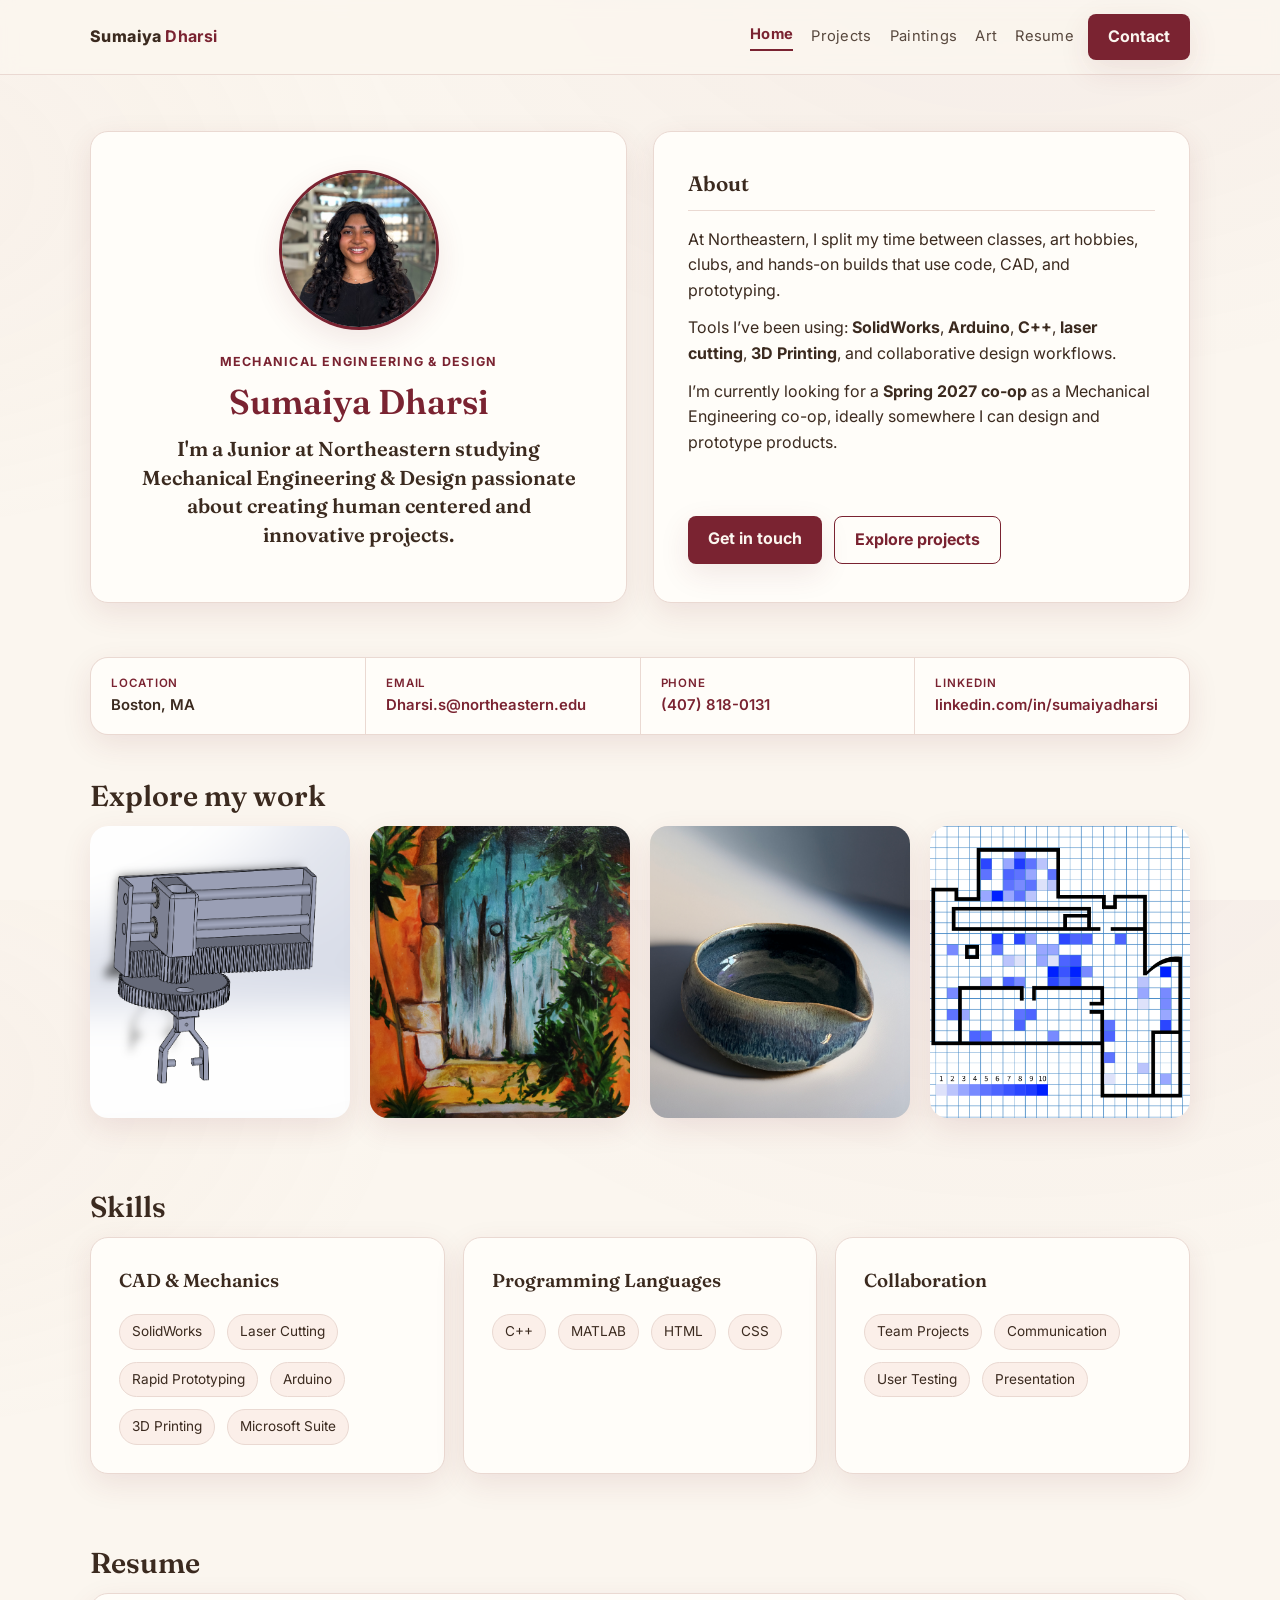
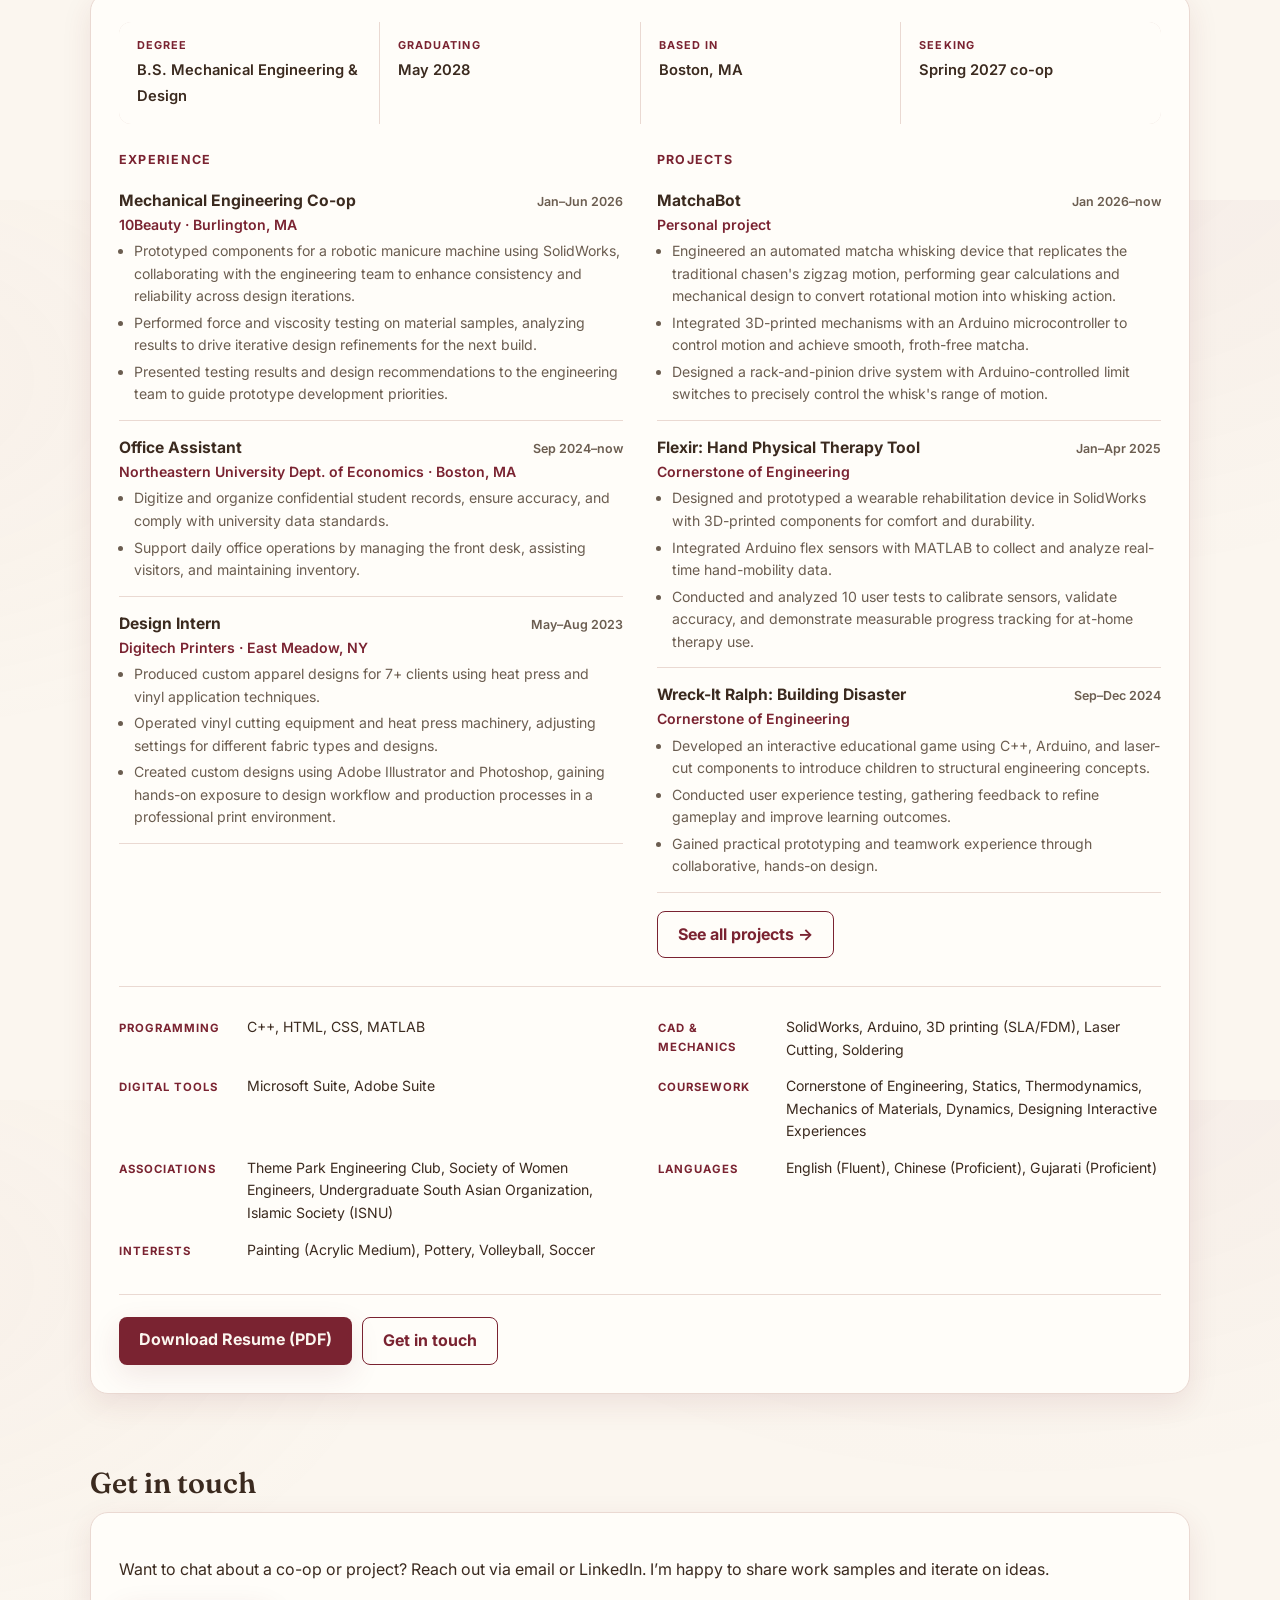
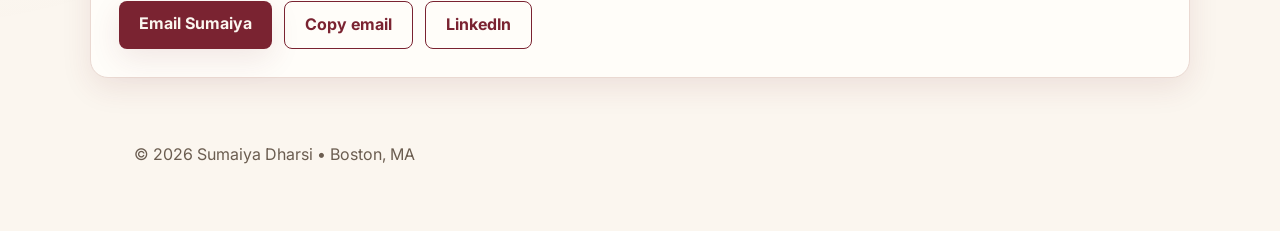
<file: index.html>
<!DOCTYPE html>
<html lang="en">
<head>
  <meta charset="utf-8" />
  <meta name="viewport" content="width=device-width, initial-scale=1" />
  <title>Sumaiya Dharsi — Portfolio</title>
  <meta name="description" content="Portfolio of Sumaiya Dharsi, Mechanical Engineering & Design @ Northeastern University" />
  <link rel="preconnect" href="https://fonts.googleapis.com">
  <link rel="preconnect" href="https://fonts.gstatic.com" crossorigin>
  <link href="https://fonts.googleapis.com/css2?family=Inter:wght@300;400;500;600;700;800&family=Fraunces:opsz,wght@9..144,500;9..144,600&display=swap" rel="stylesheet">
  <link rel="stylesheet" href="styles.css">
  <script src="nav.js" defer></script>
</head>

<body>
  <header>
    <div class="container nav">
      <div class="logo"><span class="logo-full">Sumaiya <b>Dharsi</b></span><span class="logo-short">SD</span></div>
      <nav class="nav-links">
        <a href="index.html" class="active">Home</a>
        <a href="projects.html">Projects</a>
        <a href="paintings.html">Paintings</a>
        <a href="art.html">Art</a>
        <a href="index.html#resume">Resume</a>
      </nav>
      <a href="index.html#contact" class="btn nav-cta">Contact</a>
    </div>
  </header>

  <main class="container">
    <!-- INTRO + ABOUT (balanced two-column) -->
    <section class="intro-wrap">
      <div class="card intro-col intro-main">
        <div class="intro-photo">
          <img src="Pics/Headshot.jpeg" alt="Sumaiya Dharsi headshot">
        </div>
        <div class="eyebrow">Mechanical Engineering &amp; Design</div>
        <h1 class="intro-name">Sumaiya Dharsi</h1>
        <p class="intro-tagline">I'm a Junior at Northeastern studying Mechanical Engineering & Design passionate about creating human centered and innovative projects.</p>
      </div>

      <div id="about" class="card intro-col intro-about">
        <h2 class="section-title">About</h2>
        <p>At Northeastern, I split my time between classes, art hobbies, clubs, and hands-on builds that use code, CAD, and prototyping. </p>
        <p>Tools I’ve been using: <b>SolidWorks</b>, <b>Arduino</b>, <b>C++</b>, <b>laser cutting</b>, <b> 3D Printing</b>, and collaborative design workflows.</p>
        <p> I’m currently looking for a <b>Spring 2027 co-op</b> as a Mechanical Engineering co-op, ideally somewhere I can design and prototype products.</p>
        
        <div class="intro-cta">
          <a class="btn" href="mailto:Dharsi.s@northeastern.edu">Get in touch</a>
          <a class="btn btn-outline" href="projects.html">Explore projects</a>
        </div>
      </div>
    </section>

    <!-- CONTACT STRIP -->
    <div class="card intro-strip">
      <div><b>Location</b><span>Boston, MA</span></div>
      <div><b>Email</b><span><a href="mailto:Dharsi.s@northeastern.edu">Dharsi.s@northeastern.edu</a></span></div>
      <div><b>Phone</b><span><a href="tel:+14078180131">(407) 818-0131</a></span></div>
      <div><b>LinkedIn</b><span><a href="https://www.linkedin.com/in/sumaiyadharsi" target="_blank" rel="noopener">linkedin.com/in/sumaiyadharsi</a></span></div>
    </div>

    <!-- HUB CARDS -->
    <section id="portfolio-hub" class="portfolio-hub">
      <h2 class="section-title">Explore my work</h2>
      <div class="portfolio-cards">
        <!-- Engineering Projects -->
        <a href="projects.html" class="portfolio-card">
          <img src="Pics/MB1.png" alt="Engineering and design projects">
          <div class="portfolio-overlay">
            <span>Engineering Projects</span>
          </div>
        </a>

        <!-- Paintings -->
        <a href="paintings.html" class="portfolio-card">
          <img src="Pics/paintings-cover.jpg" alt="Paintings gallery">
          <div class="portfolio-overlay">
            <span>Paintings</span>
          </div>
        </a>

        <!-- Art & Crochet -->
        <a href="art.html" class="portfolio-card">
          <img src="Pics/Blue-Matcha-1.jpg" alt="Pottery and crochet gallery">
          <div class="portfolio-overlay">
            <span>Art Gallery</span>
          </div>
        </a>

        <!-- ARTF 1250 class project -->
        <a href="ARTF1250.html" class="portfolio-card">
          <img src="Pics/FinalMap1.png" alt="ARTF 1250 final map project">
          <div class="portfolio-overlay">
            <span>Designing Interactive Experiences</span>
          </div>
        </a>
      </div>
    </section>

    <!-- SKILLS -->
    <section id="skills">
      <h2 class="section-title">Skills</h2>
      <div class="grid-3">
        <div class="card pad">
          <h3 class="tight">CAD &amp; Mechanics</h3>
          <div class="links">
            <span class="pill">SolidWorks</span>
            <span class="pill">Laser Cutting</span>
            <span class="pill">Rapid Prototyping</span>
            <span class="pill">Arduino</span>
            <span class="pill">3D Printing</span>
            <span class="pill">Microsoft Suite</span>
          </div>
        </div>
        <div class="card pad">
          <h3 class="tight">Programming Languages</h3>
          <div class="links">
            <span class="pill">C++</span>
            <span class="pill">MATLAB</span>
            <span class="pill">HTML</span>
            <span class="pill">CSS</span>
          </div>
        </div>
        <div class="card pad">
          <h3 class="tight">Collaboration</h3>
          <div class="links">
            <span class="pill">Team Projects</span>
            <span class="pill">Communication</span>
            <span class="pill">User Testing</span>
            <span class="pill">Presentation</span>
          </div>
        </div>
      </div>
    </section>

    <!-- RESUME (facts strip → dated spine → detail block) -->
    <section id="resume">
      <h2 class="section-title">Resume</h2>
      <div class="card pad">

        <div class="res-strip">
          <div><b>Degree</b><span>B.S. Mechanical Engineering &amp; Design</span></div>
          <div><b>Graduating</b><span>May 2028</span></div>
          <div><b>Based in</b><span>Boston, MA</span></div>
          <div><b>Seeking</b><span>Spring 2027 co-op</span></div>
        </div>

        <div class="res-grid">

          <div class="res-col">
            <span class="eyebrow">Experience</span>

            <div class="res-entry">
              <div class="res-entry-head">
                <span class="res-role">Mechanical Engineering Co-op</span>
                <span class="res-date">Jan–Jun 2026</span>
              </div>
              <div class="res-org">10Beauty · Burlington, MA</div>
              <ul class="res-desc">
                <li>Prototyped components for a robotic manicure machine using SolidWorks, collaborating with the engineering team to enhance consistency and reliability across design iterations.</li>
                <li>Performed force and viscosity testing on material samples, analyzing results to drive iterative design refinements for the next build.</li>
                <li>Presented testing results and design recommendations to the engineering team to guide prototype development priorities.</li>
              </ul>
            </div>

            <div class="res-entry">
              <div class="res-entry-head">
                <span class="res-role">Office Assistant</span>
                <span class="res-date">Sep 2024–now</span>
              </div>
              <div class="res-org">Northeastern University Dept. of Economics · Boston, MA</div>
              <ul class="res-desc">
                <li>Digitize and organize confidential student records, ensure accuracy, and comply with university data standards.</li>
                <li>Support daily office operations by managing the front desk, assisting visitors, and maintaining inventory.</li>
              </ul>
            </div>

            <div class="res-entry">
              <div class="res-entry-head">
                <span class="res-role">Design Intern</span>
                <span class="res-date">May–Aug 2023</span>
              </div>
              <div class="res-org">Digitech Printers · East Meadow, NY</div>
              <ul class="res-desc">
                <li>Produced custom apparel designs for 7+ clients using heat press and vinyl application techniques.</li>
                <li>Operated vinyl cutting equipment and heat press machinery, adjusting settings for different fabric types and designs.</li>
                <li>Created custom designs using Adobe Illustrator and Photoshop, gaining hands-on exposure to design workflow and production processes in a professional print environment.</li>
              </ul>
            </div>
          </div>

          <div class="res-col">
            <span class="eyebrow">Projects</span>

            <div class="res-entry">
              <div class="res-entry-head">
                <span class="res-role">MatchaBot</span>
                <span class="res-date">Jan 2026–now</span>
              </div>
              <div class="res-org">Personal project</div>
              <ul class="res-desc">
                <li>Engineered an automated matcha whisking device that replicates the traditional chasen's zigzag motion, performing gear calculations and mechanical design to convert rotational motion into whisking action.</li>
                <li>Integrated 3D-printed mechanisms with an Arduino microcontroller to control motion and achieve smooth, froth-free matcha.</li>
                <li>Designed a rack-and-pinion drive system with Arduino-controlled limit switches to precisely control the whisk's range of motion.</li>
              </ul>
            </div>

            <div class="res-entry">
              <div class="res-entry-head">
                <span class="res-role">Flexir: Hand Physical Therapy Tool</span>
                <span class="res-date">Jan–Apr 2025</span>
              </div>
              <div class="res-org">Cornerstone of Engineering</div>
              <ul class="res-desc">
                <li>Designed and prototyped a wearable rehabilitation device in SolidWorks with 3D-printed components for comfort and durability.</li>
                <li>Integrated Arduino flex sensors with MATLAB to collect and analyze real-time hand-mobility data.</li>
                <li>Conducted and analyzed 10 user tests to calibrate sensors, validate accuracy, and demonstrate measurable progress tracking for at-home therapy use.</li>
              </ul>
            </div>

            <div class="res-entry">
              <div class="res-entry-head">
                <span class="res-role">Wreck-It Ralph: Building Disaster</span>
                <span class="res-date">Sep–Dec 2024</span>
              </div>
              <div class="res-org">Cornerstone of Engineering</div>
              <ul class="res-desc">
                <li>Developed an interactive educational game using C++, Arduino, and laser-cut components to introduce children to structural engineering concepts.</li>
                <li>Conducted user experience testing, gathering feedback to refine gameplay and improve learning outcomes.</li>
                <li>Gained practical prototyping and teamwork experience through collaborative, hands-on design.</li>
              </ul>
            </div>

            <div class="res-col-cta">
              <a class="btn btn-outline" href="projects.html">See all projects →</a>
            </div>
          </div>

        </div>

        <div class="res-meta">
          <div class="res-meta-grid">
            <div class="res-meta-row"><b>Programming</b><span>C++, HTML, CSS, MATLAB</span></div>
            <div class="res-meta-row"><b>CAD &amp; Mechanics</b><span>SolidWorks, Arduino, 3D printing (SLA/FDM), Laser Cutting, Soldering</span></div>
            <div class="res-meta-row"><b>Digital Tools</b><span>Microsoft Suite, Adobe Suite</span></div>
            <div class="res-meta-row"><b>Coursework</b><span>Cornerstone of Engineering, Statics, Thermodynamics, Mechanics of Materials, Dynamics, Designing Interactive Experiences</span></div>
            <div class="res-meta-row"><b>Associations</b><span>Theme Park Engineering Club, Society of Women Engineers, Undergraduate South Asian Organization, Islamic Society (ISNU)</span></div>
            <div class="res-meta-row"><b>Languages</b><span>English (Fluent), Chinese (Proficient), Gujarati (Proficient)</span></div>
            <div class="res-meta-row"><b>Interests</b><span>Painting (Acrylic Medium), Pottery, Volleyball, Soccer</span></div>
          </div>
        </div>

        <div class="res-foot">
          <div class="res-actions">
            <a class="btn" href="resume/Resume.pdf" download>Download Resume (PDF)</a>
            <a class="btn btn-outline" href="mailto:Dharsi.s@northeastern.edu">Get in touch</a>
          </div>
        </div>

      </div>
    </section>

    <!-- CONTACT -->
    <section id="contact">
      <h2 class="section-title">Get in touch</h2>
      <div class="card pad">
        <p>Want to chat about a co-op or project? Reach out via email or LinkedIn. I’m happy to share work samples and iterate on ideas.</p>
        <div class="links">
          <a class="btn" href="mailto:Dharsi.s@northeastern.edu">Email Sumaiya</a>
          <a class="btn btn-outline" id="copyEmail" type="button">Copy email</a>
          <a class="btn btn-outline" href="https://www.linkedin.com/in/sumaiyadharsi" target="_blank" rel="noopener">LinkedIn</a>
        </div>
      </div>
    </section>

    <footer>
      <div class="container">
        © <span id="year"></span> Sumaiya Dharsi • Boston, MA
      </div>
    </footer>
  </main>

  <script>
    // Smooth scroll for in-page anchors
    document.querySelectorAll('a[href^="#"]').forEach(a=>{
      a.addEventListener('click', e=>{
        const id = a.getAttribute('href');
        const el = document.querySelector(id);
        if(el){ e.preventDefault(); el.scrollIntoView({behavior:'smooth', block:'start'}); }
      });
    });

    // Copy email helper
    const btn = document.getElementById('copyEmail');
    if(btn){
      btn.addEventListener('click', ()=>{
        const email = 'Dharsi.s@northeastern.edu';
        navigator.clipboard.writeText(email).then(()=>{
          const prev = btn.textContent; btn.textContent = 'Copied!';
          setTimeout(()=>btn.textContent = prev, 1200);
        });
      });
    }

    // Year footer
    document.getElementById('year').textContent = new Date().getFullYear();
  </script>
</body>
</html>
</file>
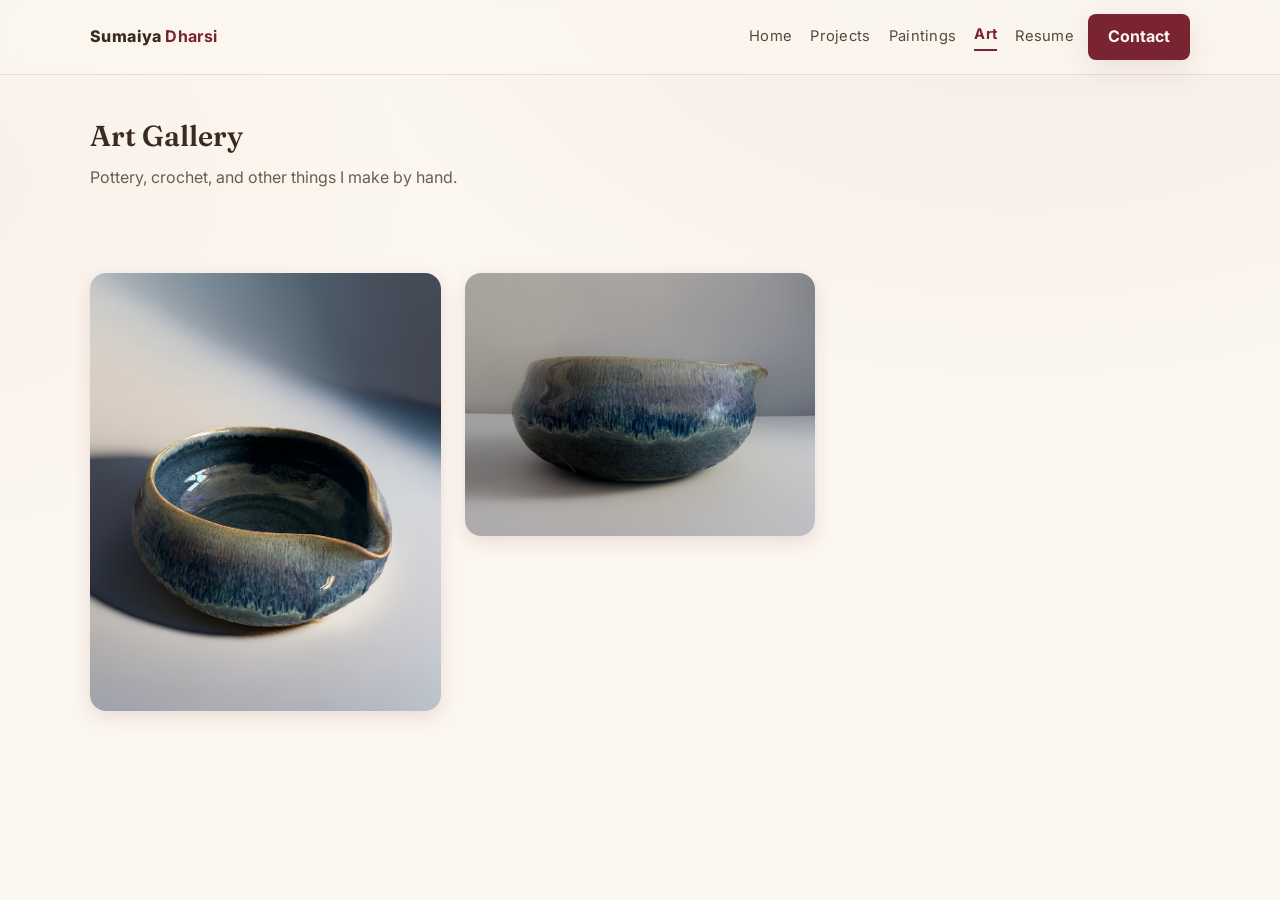
<file: art.html>
<!DOCTYPE html>
<html lang="en">
<head>
  <meta charset="utf-8" />
  <meta name="viewport" content="width=device-width, initial-scale=1" />
  <title>Art Gallery — Sumaiya Dharsi</title>
  <meta name="description" content="Pottery and crochet work by Sumaiya Dharsi" />
  <link rel="preconnect" href="https://fonts.googleapis.com">
  <link rel="preconnect" href="https://fonts.gstatic.com" crossorigin>
  <link href="https://fonts.googleapis.com/css2?family=Inter:wght@300;400;500;600;700;800&family=Fraunces:opsz,wght@9..144,500;9..144,600&display=swap" rel="stylesheet">
  <link rel="stylesheet" href="styles.css">
  <script src="nav.js" defer></script>
</head>

<body class="art-page">
  <header>
    <div class="container nav">
      <div class="logo"><span class="logo-full">Sumaiya <b>Dharsi</b></span><span class="logo-short">SD</span></div>
      <nav class="nav-links">
        <a href="index.html">Home</a>
        <a href="projects.html">Projects</a>
        <a href="paintings.html">Paintings</a>
        <a href="art.html" class="active">Art</a>
        <a href="index.html#resume">Resume</a>
      </nav>
      <a href="index.html#contact" class="btn nav-cta">Contact</a>
    </div>
  </header>

  <main class="container">
    <section class="page-header">
      <h1 class="section-title">Art Gallery</h1>
      <p class="page-intro">Pottery, crochet, and other things I make by hand.</p>
    </section>

    <!-- GALLERY -->
    <section class="paintings-masonry">
      <div class="masonry-column">

        <!-- ============================================================
             ADD ARTWORK HERE.

             1) Drop the photo into the Pics folder.
             2) Copy ONE of the two blocks below and paste it inside this
                <div class="masonry-column">, then update the file name.
             3) Delete the "gallery-empty" note further down once you have
                a few pieces in.

             Plain image (no click-through):

               <img src="Pics/YourPhoto.jpg" alt="Short description">

             Image with hover title (and an optional detail page):

               <a href="#" class="painting-item">
                 <img src="Pics/YourPhoto.jpg" alt="Short description">
                 <div class="painting-overlay">
                   <span>Piece Name - 2026</span>
                 </div>
               </a>

             The columns fill themselves in — you do not need to balance
             them by hand. Any mix of tall and wide photos works.
             ============================================================ -->

      </div>
    </section>
<div class="masonry-column">
  <img src="Pics/Blue-Matcha-1.jpg" alt="Short description">
   <img src="Pics/blue-matcha-2.jpg" alt="Short description">
</div>
  </main>
</body>
</html>
</file>
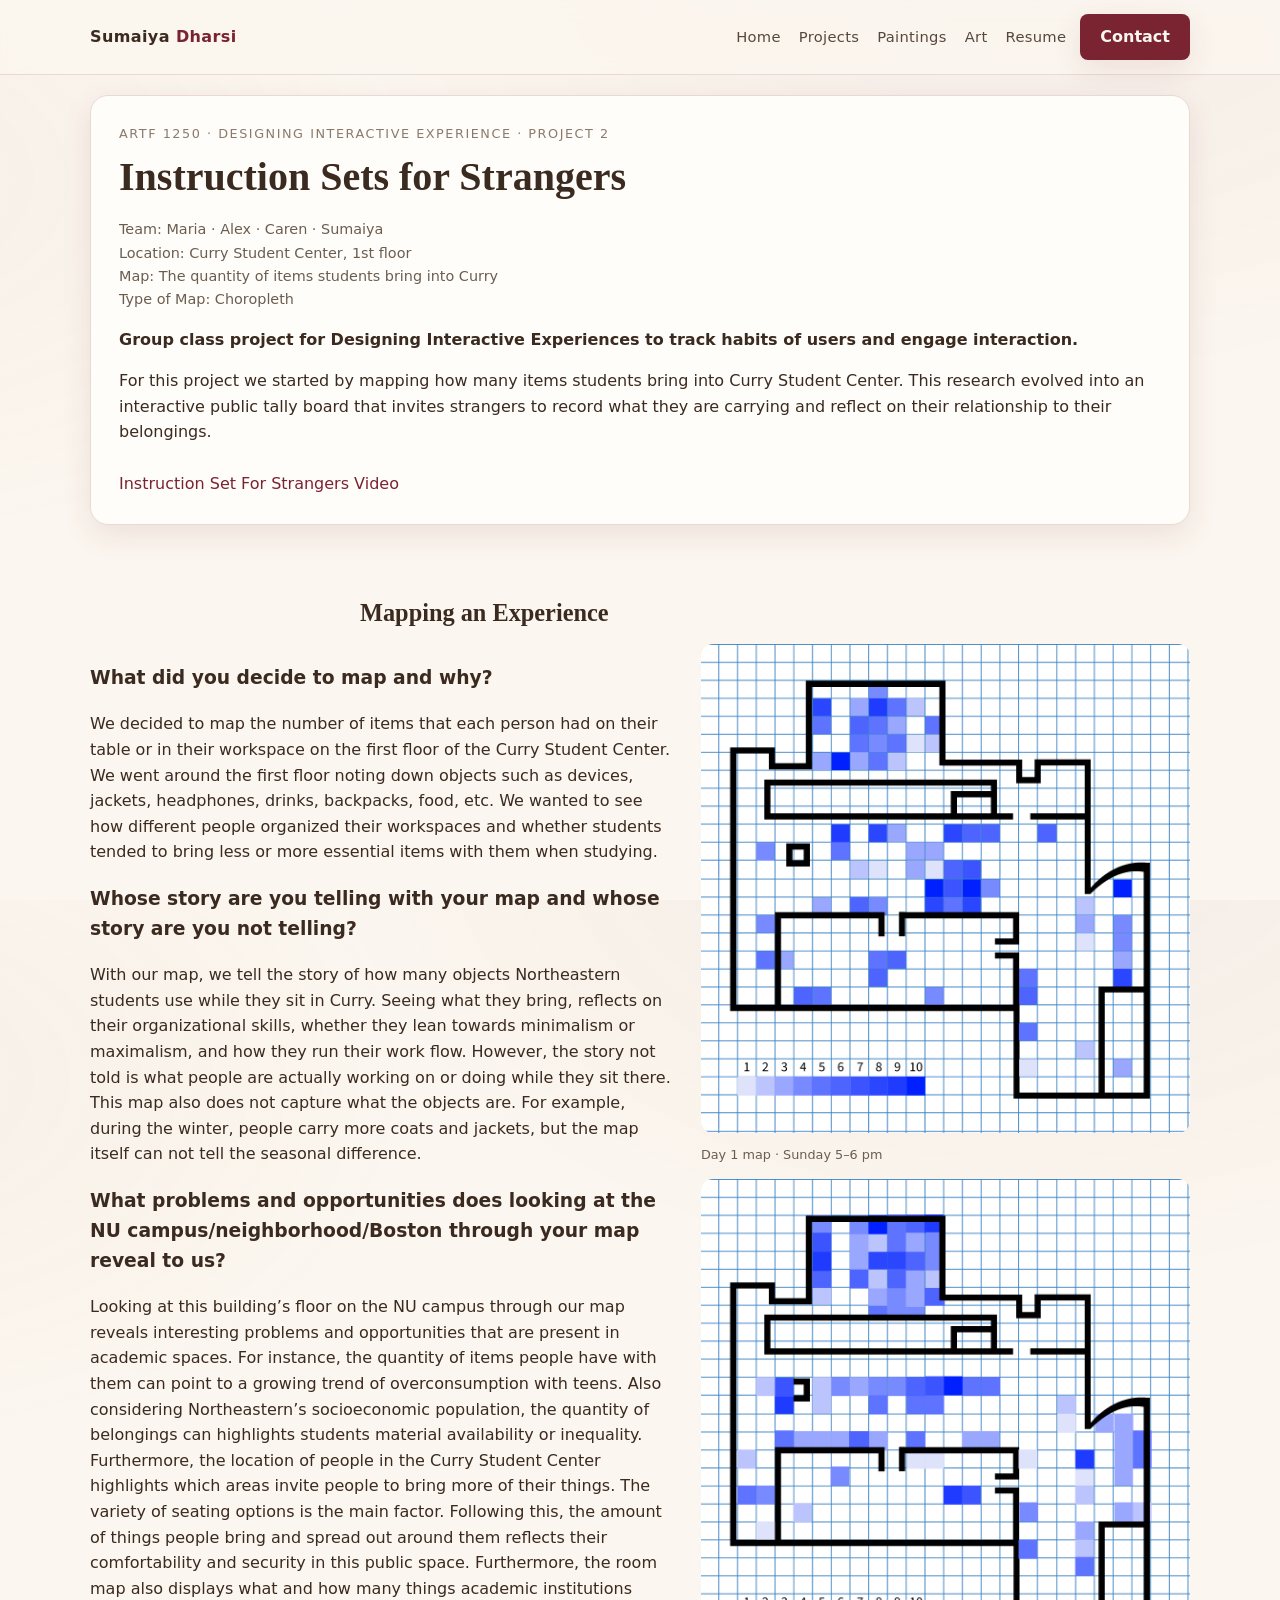
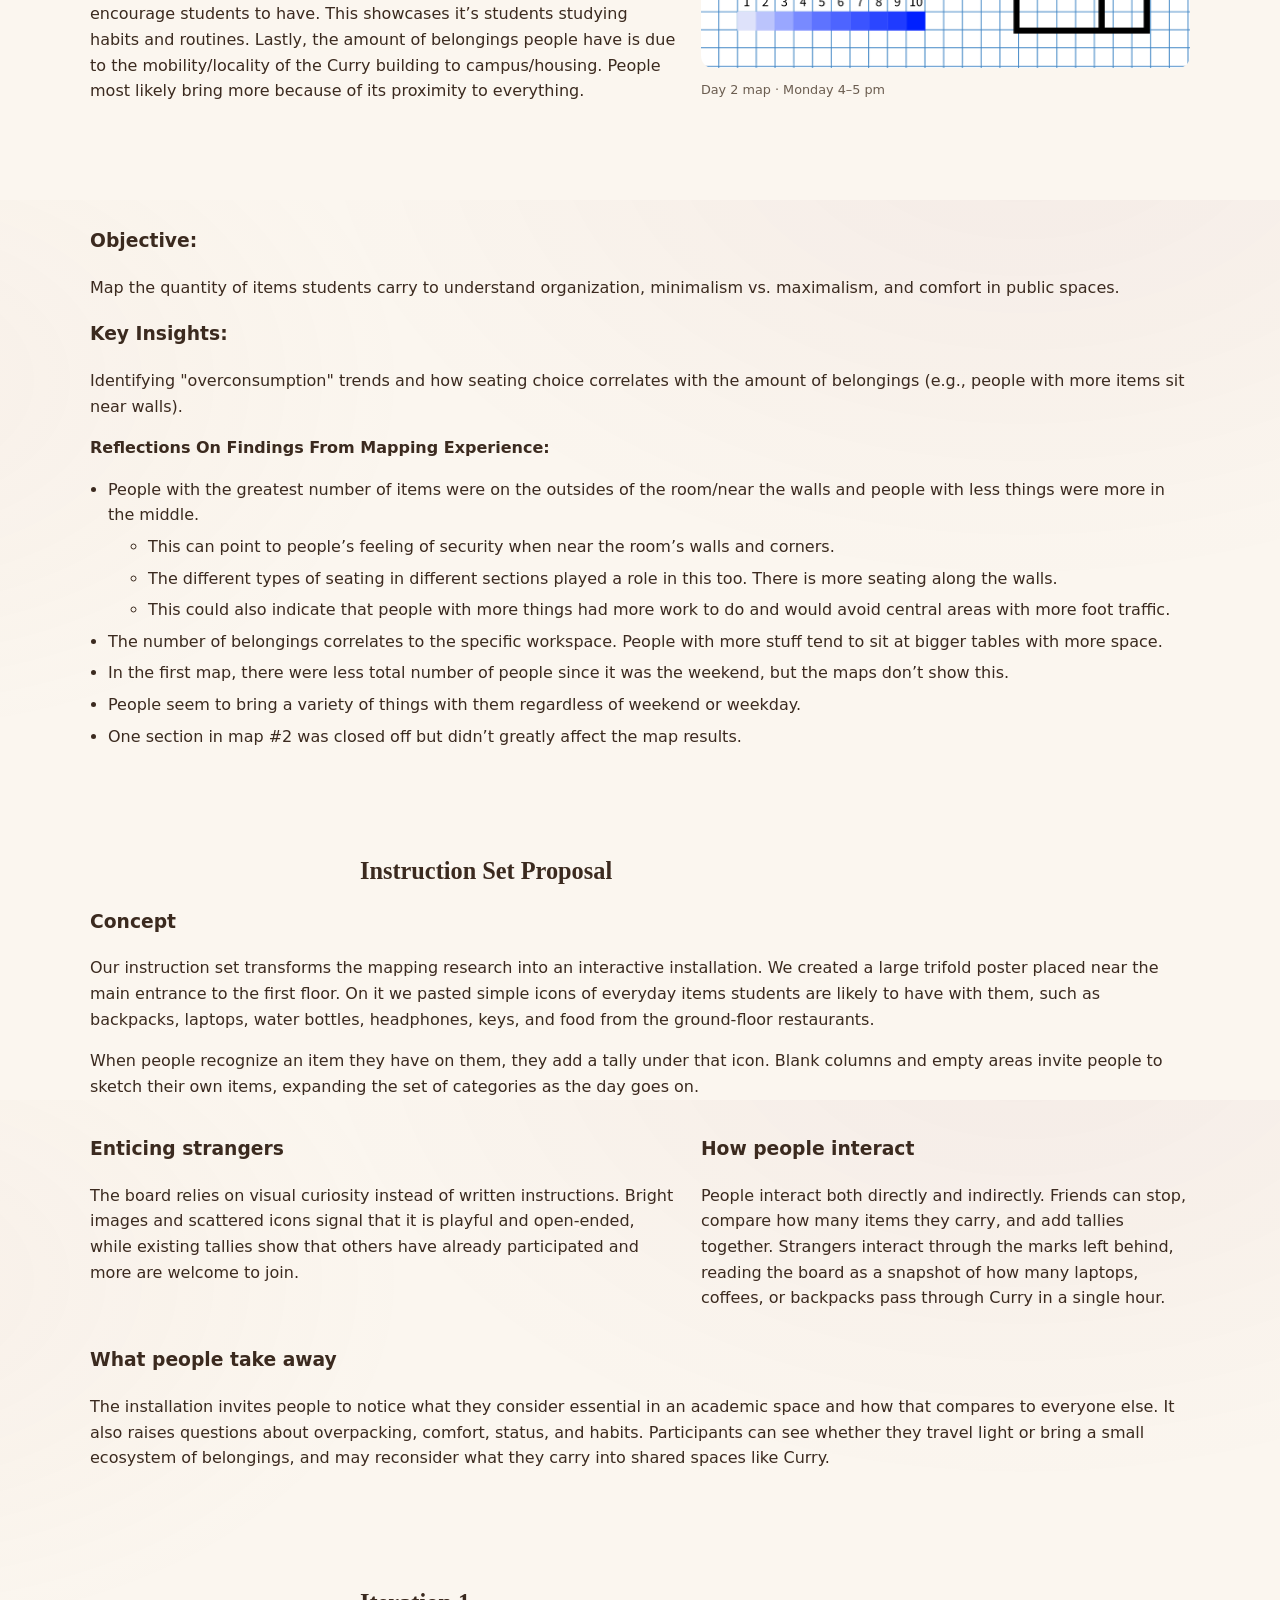
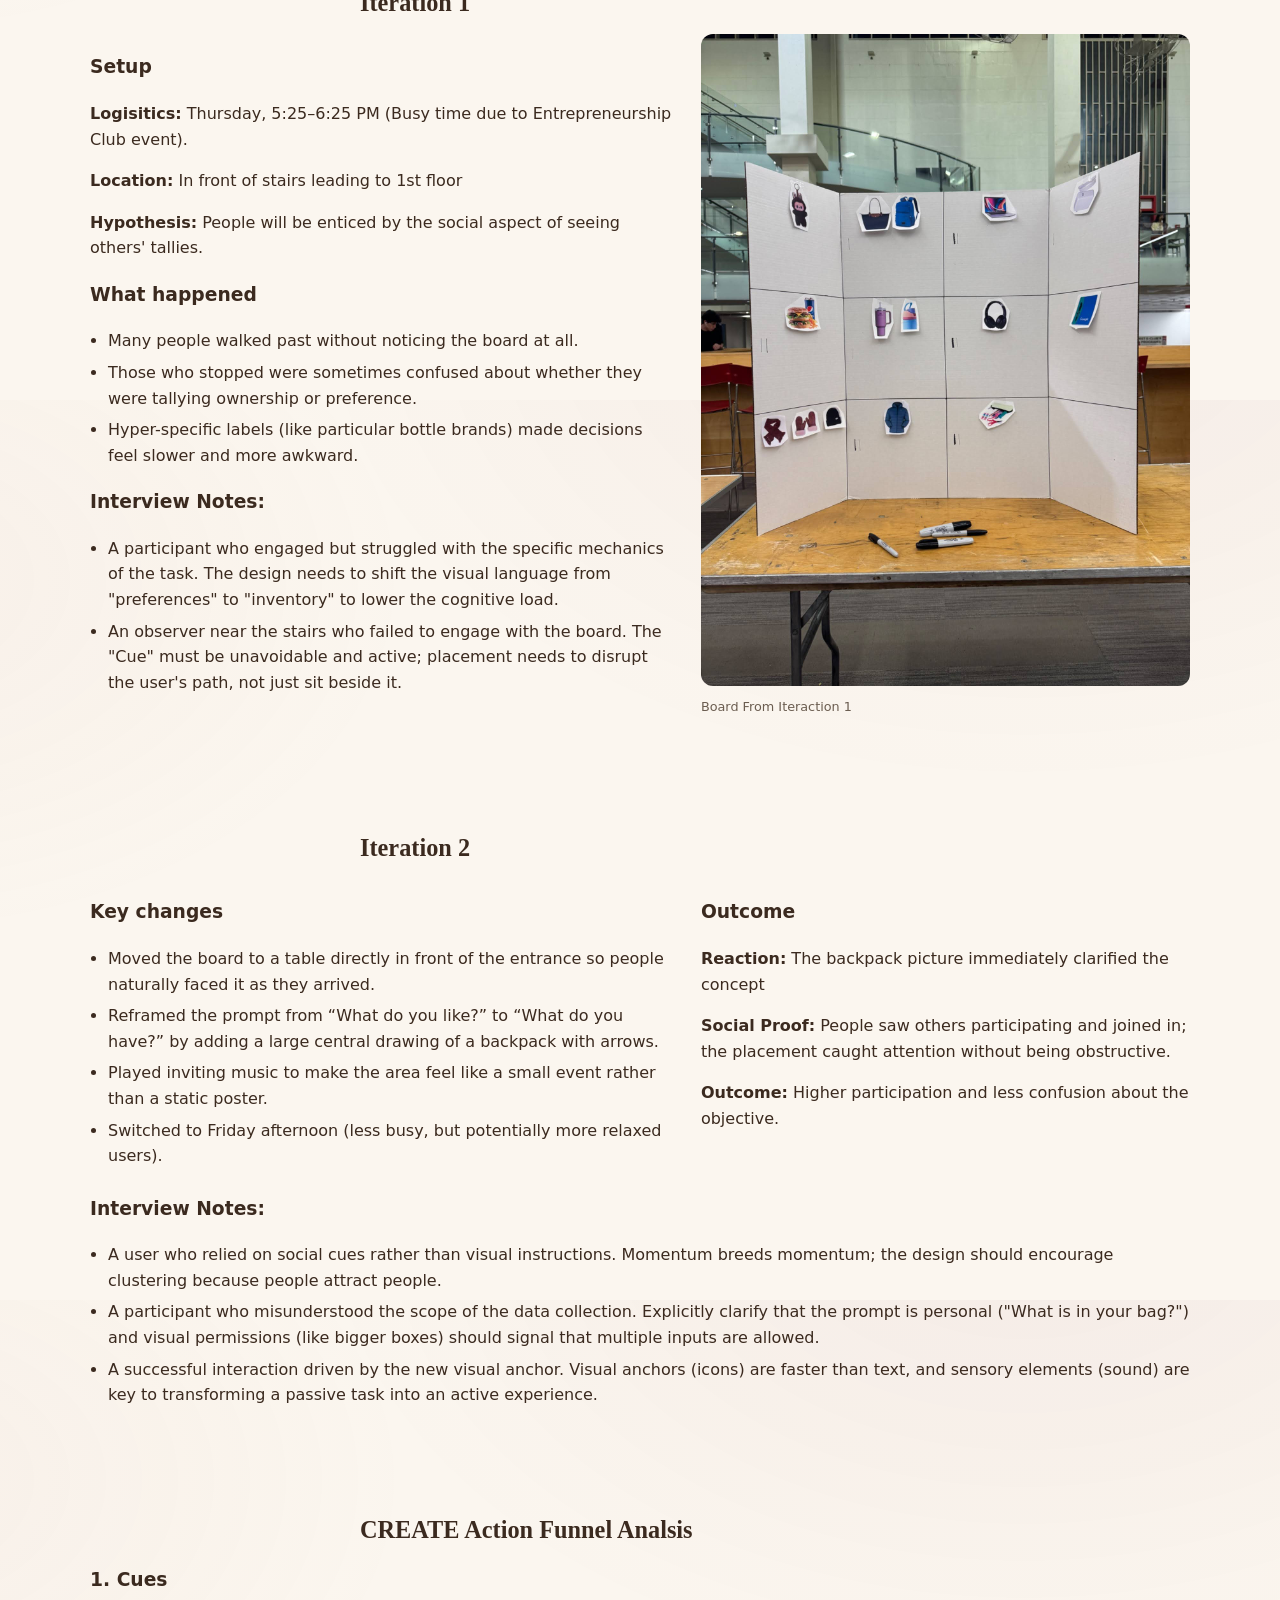
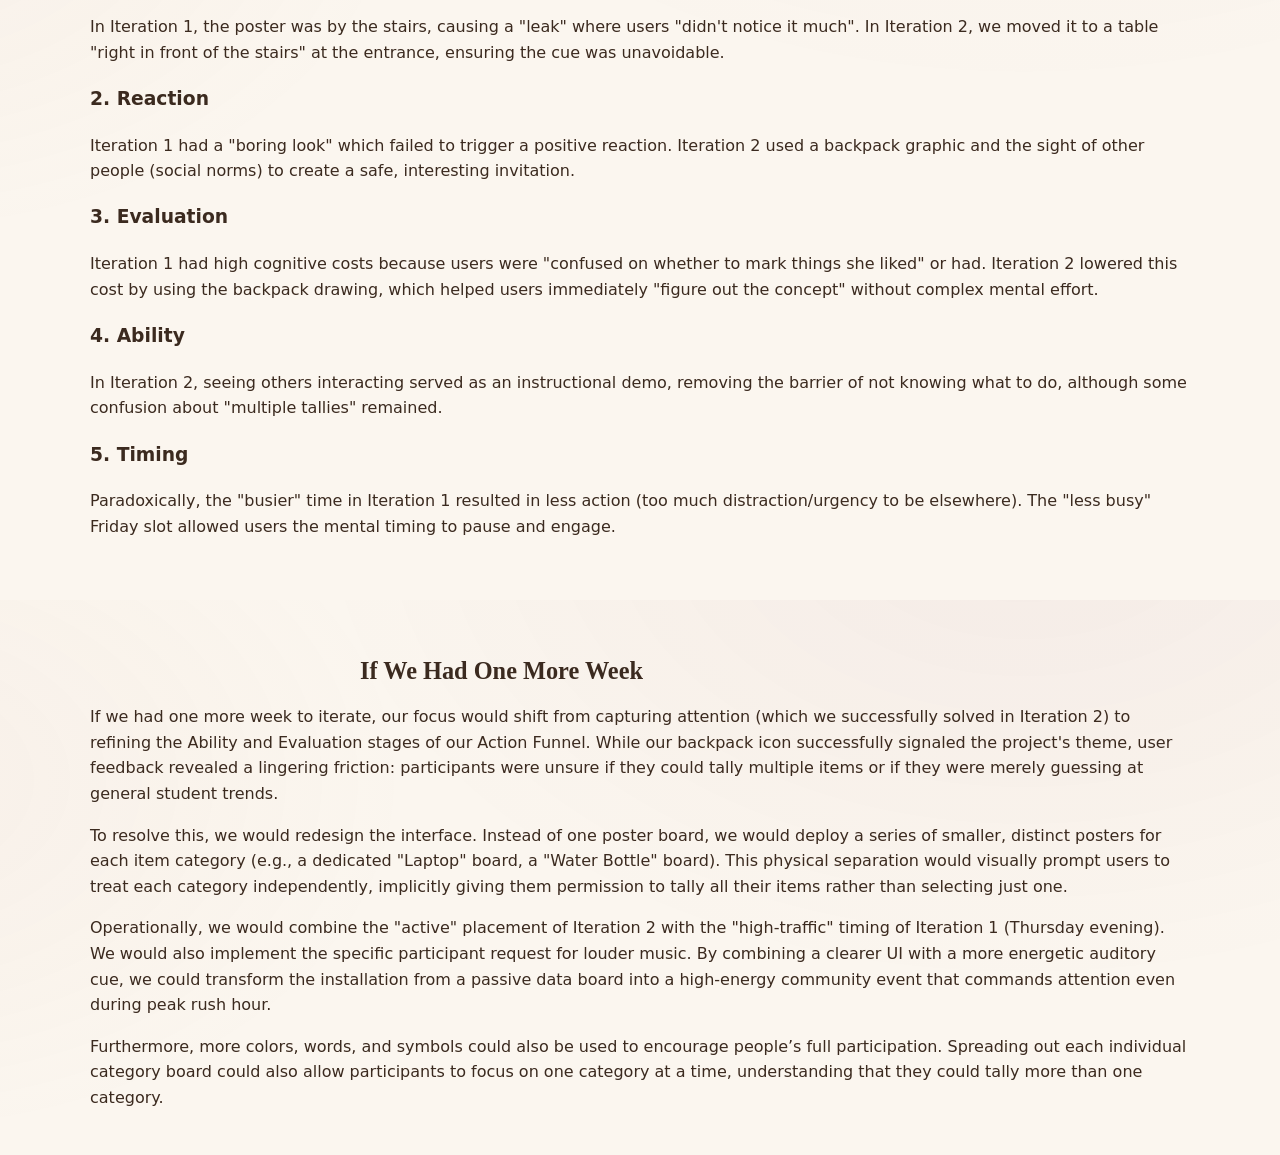
<file: ARTF1250.html>
<!DOCTYPE html>
<html lang="en">
<head>
  <meta charset="utf-8" />
  <meta name="viewport" content="width=device-width, initial-scale=1" />
  <title>Art — Sumaiya Dharsi</title>
  <link rel="stylesheet" href="styles.css">
  <script src="nav.js" defer></script>
</head>
<body>
  <header>
    <div class="container nav">
      <div class="logo"><span class="logo-full">Sumaiya <b>Dharsi</b></span><span class="logo-short">SD</span></div>
      <nav class="nav-links">
        <a href="index.html">Home</a>
        <a href="projects.html">Projects</a>
        <a href="paintings.html">Paintings</a>
        <a href="art.html">Art</a>
        <a href="index.html#resume">Resume</a>
      </nav>
      <a href="index.html#contact" class="btn nav-cta">Contact</a>
    </div>
  </header>
<main class="container">

    <!-- HERO / TITLE -->
    <section class="project-hero card pad">
      <div class="project-tag">ARTF 1250 · Designing Interactive Experience · Project 2</div>
      <h1>Instruction Sets for Strangers</h1>
      <p class="project-meta">
        Team: Maria · Alex · Caren · Sumaiya<br>
        Location: Curry Student Center, 1st floor <br>
        Map: The quantity of items students bring into Curry<br>
        Type of Map: Choropleth
 <br>
      </p>
       <p><b>
        Group class project for Designing Interactive Experiences to track habits of users and engage interaction.
       </b></p>
      <p class="project-intro">
        For this project we started by mapping how many items students bring into Curry Student Center. 
        This research evolved into an interactive public tally board that invites strangers to 
        record what they are carrying and reflect on their relationship to their belongings.
      </p>
  <br>
      <nav> <a href="https://drive.google.com/file/d/1qlJpTC5lgggLr-UJprJ8FrRxLeVPxbBL/view?resourcekey"> Instruction Set For Strangers Video </a> </nav>
    </section>

    <!-- SECTION: MAPPING EXERCISE -->
    <section class="project-section">
      <h2>Mapping an Experience</h2>

      <div class="project-two-col">
        <div>
          <h3>What did you decide to map and why?</h3>
          <p>
            We decided to map the number of items that each person had on their table or in their workspace on the first floor of the Curry Student Center. We went around the first floor noting down objects such as devices, jackets, headphones, drinks, backpacks, food, etc. We wanted to see how different people organized their workspaces and whether students tended to bring less or more essential items with them when studying.
          </p>
          <h3>Whose story are you telling with your map and whose story are you not telling?</h3>
          <p>
            With our map, we tell the story of how many objects Northeastern students use while they sit in Curry. Seeing what they bring, reflects on their organizational skills, whether they lean towards minimalism or maximalism, and how they run their work flow. However, the story not told is what people are actually working on or doing while they sit there. This map also does not capture what the objects are. For example, during the winter, people carry more coats and jackets, but the map itself can not tell the seasonal difference.
          </p>
          <h3>What problems and opportunities does looking at the NU campus/neighborhood/Boston through your map reveal to us?</h3>
          <p>
            Looking at this building’s floor on the NU campus through our map reveals interesting problems and opportunities that are present in academic spaces. For instance, the quantity of items people have with them can point to a growing trend of overconsumption with teens. Also considering Northeastern’s socioeconomic population, the quantity of belongings can highlights students material availability or inequality. Furthermore, the location of people in the Curry Student Center highlights which areas invite people to bring more of their things. The variety of seating options is the main factor. Following this, the amount of things people bring and spread out around them reflects their comfortability and security in this public space. Furthermore, the room map also displays what and how many things academic institutions encourage students to have. This showcases it’s students studying habits and routines. Lastly, the amount of belongings people have is due to the mobility/locality of the Curry building to campus/housing. People most likely bring more because of its proximity to everything.
          </p>
        </div>

        <div class="project-image-stack">
          <!-- Replace these src paths with your own images if you export them -->
          <figure>
            <img src="Pics/FinalMap1.png" alt="Choropleth-style map of Curry Student Center, Day 1">
            <figcaption>Day 1 map · Sunday 5–6 pm</figcaption>
          </figure>
          <figure>
            <img src="Pics/FinalMap2.png" alt="Choropleth-style map of Curry Student Center, Day 2">
            <figcaption>Day 2 map · Monday 4–5 pm</figcaption>
          </figure>
        </div>
      </div>
    </section>

    <!-- SECTION: FINDINGS -->
    <section class="project-section">
        <h3>Objective:</h3>
        <div>
        <p>
          Map the quantity of items students carry to understand organization, minimalism vs. maximalism, and comfort in public spaces.
        </p>
        </div>
        <h3>Key Insights:</h3>
        <p>
          Identifying "overconsumption" trends and how seating choice correlates with the amount of belongings (e.g., people with more items sit near walls).
        </p>
        <div>
          <p><b>Reflections On Findings From Mapping Experience:</b></p>
            <ul class="bullets">
              <li>
                People with the greatest number of items were on the outsides of the room/near the walls and people with less things were more in the middle. 
                <ul>
                  <li>This can point to people’s feeling of security when near the room’s walls and corners.</li>  
                  <li>The different types of seating in different sections played a role in this too. There is more seating along the walls. </li>
                  <li>This could also indicate that people with more things had more work to do and would avoid central areas with more foot traffic. </li>
                </ul>
              <li> The number of belongings correlates to the specific workspace. People with more stuff tend to sit at bigger tables with more space. </li>
              <li>In the first map, there were less total number of people since it was the weekend, but the maps don’t show this. </li>
              <li>People seem to bring a variety of things with them regardless of weekend or weekday.  </li>
            <li>One section in map #2 was closed off but didn’t greatly affect the map results.  </li>
            </ul>
        </div>
    </section>

    <!-- SECTION: PROPOSAL -->
    <section class="project-section">
      <h2>Instruction Set Proposal</h2>
      <h3>Concept</h3>
      <p>
        Our instruction set transforms the mapping research into an interactive installation. 
        We created a large trifold poster placed near the main entrance to the first floor. 
        On it we pasted simple icons of everyday items students are likely to have with them, 
        such as backpacks, laptops, water bottles, headphones, keys, and food from the ground-floor restaurants.
      </p>
      <p>
        When people recognize an item they have on them, 
        they add a tally under that icon. Blank columns and empty areas invite people to sketch their own items, 
        expanding the set of categories as the day goes on.
      </p>

      <div class="project-two-col">
        <div>
          <h3>Enticing strangers</h3>
          <p>
            The board relies on visual curiosity instead of written instructions. 
            Bright images and scattered icons signal that it is playful and open-ended, 
            while existing tallies show that others have already participated and more are welcome to join. 
          </p>
        </div>
        <div>
          <h3>How people interact</h3>
          <p>
            People interact both directly and indirectly. Friends can stop, compare how many items they carry, 
            and add tallies together. Strangers interact through the marks left behind, reading the board as a 
            snapshot of how many laptops, coffees, or backpacks pass through Curry in a single hour.
          </p>
        </div>
      </div>

      <h3>What people take away</h3>
      <p>
        The installation invites people to notice what they consider essential in an academic space and how that 
        compares to everyone else. It also raises questions about overpacking, comfort, status, and habits. 
        Participants can see whether they travel light or bring a small ecosystem of belongings, and may reconsider 
        what they carry into shared spaces like Curry.
      </p>
    </section>

    <!-- SECTION: ITERATION 1 -->
    <section class="project-section">
      <h2>Iteration 1</h2>

      <div class="project-two-col">
        <div>
          <h3>Setup</h3>
          <p><b>Logisitics:</b>
            Thursday, 5:25–6:25 PM (Busy time due to Entrepreneurship Club event).
          </p>
          <p><b>Location:</b>
            In front of stairs leading to 1st floor
          </p>
          <p> <b>Hypothesis:</b> People will be enticed by the social aspect of seeing others' tallies.</p>
          <h3>What happened</h3>
          <ul class="bullets">
            <li>Many people walked past without noticing the board at all.</li>
            <li>Those who stopped were sometimes confused about whether they were tallying ownership or preference.</li>
            <li>Hyper-specific labels (like particular bottle brands) made decisions feel slower and more awkward.</li>
          </ul>
          <h3>Interview Notes:</h3>
          <ul class="bullets">
            <li>A participant who engaged but struggled with the specific mechanics of the task. The design needs to shift the visual language from "preferences" to "inventory" to lower the cognitive load.</li>
            <li>An observer near the stairs who failed to engage with the board. The "Cue" must be unavoidable and active; placement needs to disrupt the user's path, not just sit beside it. </li>
          </ul>
        </div>

          <div class="project-image-stack">
          <!-- Replace these src paths with your own images if you export them -->
          <figure>
            <img src="Pics/iteration-1.jpg" alt="Choropleth-style map of Curry Student Center, Day 1">
            <figcaption>Board From Iteraction 1</figcaption>
          </figure>
        </div>
      </div>
    </section>

    <!-- SECTION: THE PIVOT + ITERATION 2 -->
    <section class="project-section">
      <h2>Iteration 2</h2>

      <div class="project-two-col">
        <div>
          <h3>Key changes</h3>
          <ul class="bullets">
            <li>Moved the board to a table directly in front of the entrance so people naturally faced it as they arrived.</li>
            <li>Reframed the prompt from “What do you like?” to “What do you have?” by adding a large central drawing of a backpack with arrows.</li>
            <li>Played inviting music to make the area feel like a small event rather than a static poster.</li>
            <li>Switched to Friday afternoon (less busy, but potentially more relaxed users). </li>
          </ul>
        </div>
        <div>
          <h3>Outcome</h3>
          <p><b> Reaction:</b>
            The backpack picture immediately clarified the concept
          </p>
          <p><b> Social Proof:</b>
            People saw others participating and joined in; the placement caught attention without being obstructive.
          </p>
          <p><b> Outcome:</b>
            Higher participation and less confusion about the objective.</p>
        </div>
      </div>
      <div>
          <h3>Interview Notes:</h3>
          <ul class="bullets">
            <li>A user who relied on social cues rather than visual instructions. Momentum breeds momentum; the design should encourage clustering because people attract people. </li>
            <li>A participant who misunderstood the scope of the data collection. Explicitly clarify that the prompt is personal ("What is in your bag?") and visual permissions (like bigger boxes) should signal that multiple inputs are allowed.</li>
            <li>A successful interaction driven by the new visual anchor. Visual anchors (icons) are faster than text, and sensory elements (sound) are key to transforming a passive task into an active experience.</li>
          </ul>
        </div>
    </section>

    <!-- SECTION: CREATE ACTION FUNNEL -->
    <section class="project-section">
      <h2>CREATE Action Funnel Analsis</h2>

      <div>
        <div>
          <h3>1. Cues</h3>
          <p> In Iteration 1, the poster was by the stairs, causing a "leak" where users "didn't notice it much".  In Iteration 2, we moved it to a table "right in front of the stairs" at the entrance, ensuring the cue was unavoidable.</p>
        <h3>2. Reaction</h3>
          <p> Iteration 1 had a "boring look" which failed to trigger a positive reaction. Iteration 2 used a backpack graphic and the sight of other people (social norms) to create a safe, interesting invitation.</p>
        <h3>3. Evaluation</h3>
          <p> Iteration 1 had high cognitive costs because users were "confused on whether to mark things she liked" or had. Iteration 2 lowered this cost by using the backpack drawing, which helped users immediately "figure out the concept" without complex mental effort.</p>
        <h3>4. Ability</h3>
          <p> In Iteration 2, seeing others interacting served as an instructional demo, removing the barrier of not knowing what to do, although some confusion about "multiple tallies" remained.</p>
        <h3>5. Timing</h3>
          <p> Paradoxically, the "busier" time in Iteration 1 resulted in less action (too much distraction/urgency to be elsewhere). The "less busy" Friday slot allowed users the mental timing to pause and engage.</p>
        </div>
      </div>
    </section>

    <!-- SECTION: FUTURE CHANGES -->
    <section class="project-section">
      <h2>If We Had One More Week</h2>
      <p>
        If we had one more week to iterate, our focus would shift from capturing attention (which we successfully solved in Iteration 2) to refining the Ability and Evaluation stages of our Action Funnel. While our backpack icon successfully signaled the project's theme, user feedback revealed a lingering friction: participants were unsure if they could tally multiple items or if they were merely guessing at general student trends.
      </p>
      <p>
        To resolve this, we would redesign the interface. Instead of one poster board, we would deploy a series of smaller, distinct posters for each item category (e.g., a dedicated "Laptop" board, a "Water Bottle" board). This physical separation would visually prompt users to treat each category independently, implicitly giving them permission to tally all their items rather than selecting just one. 
      </p>
      <p>
        Operationally, we would combine the "active" placement of Iteration 2 with the "high-traffic" timing of Iteration 1 (Thursday evening). We would also implement the specific participant request for louder music. By combining a clearer UI with a more energetic auditory cue, we could transform the installation from a passive data board into a high-energy community event that commands attention even during peak rush hour.
      </p>
      <p>
        Furthermore, more colors, words, and symbols could also be used to encourage people’s full participation. Spreading out each individual category board could also allow participants to focus on one category at a time, understanding that they could tally more than one category.
      </p>
    </section>

  </main>
</body>
</html>
</file>
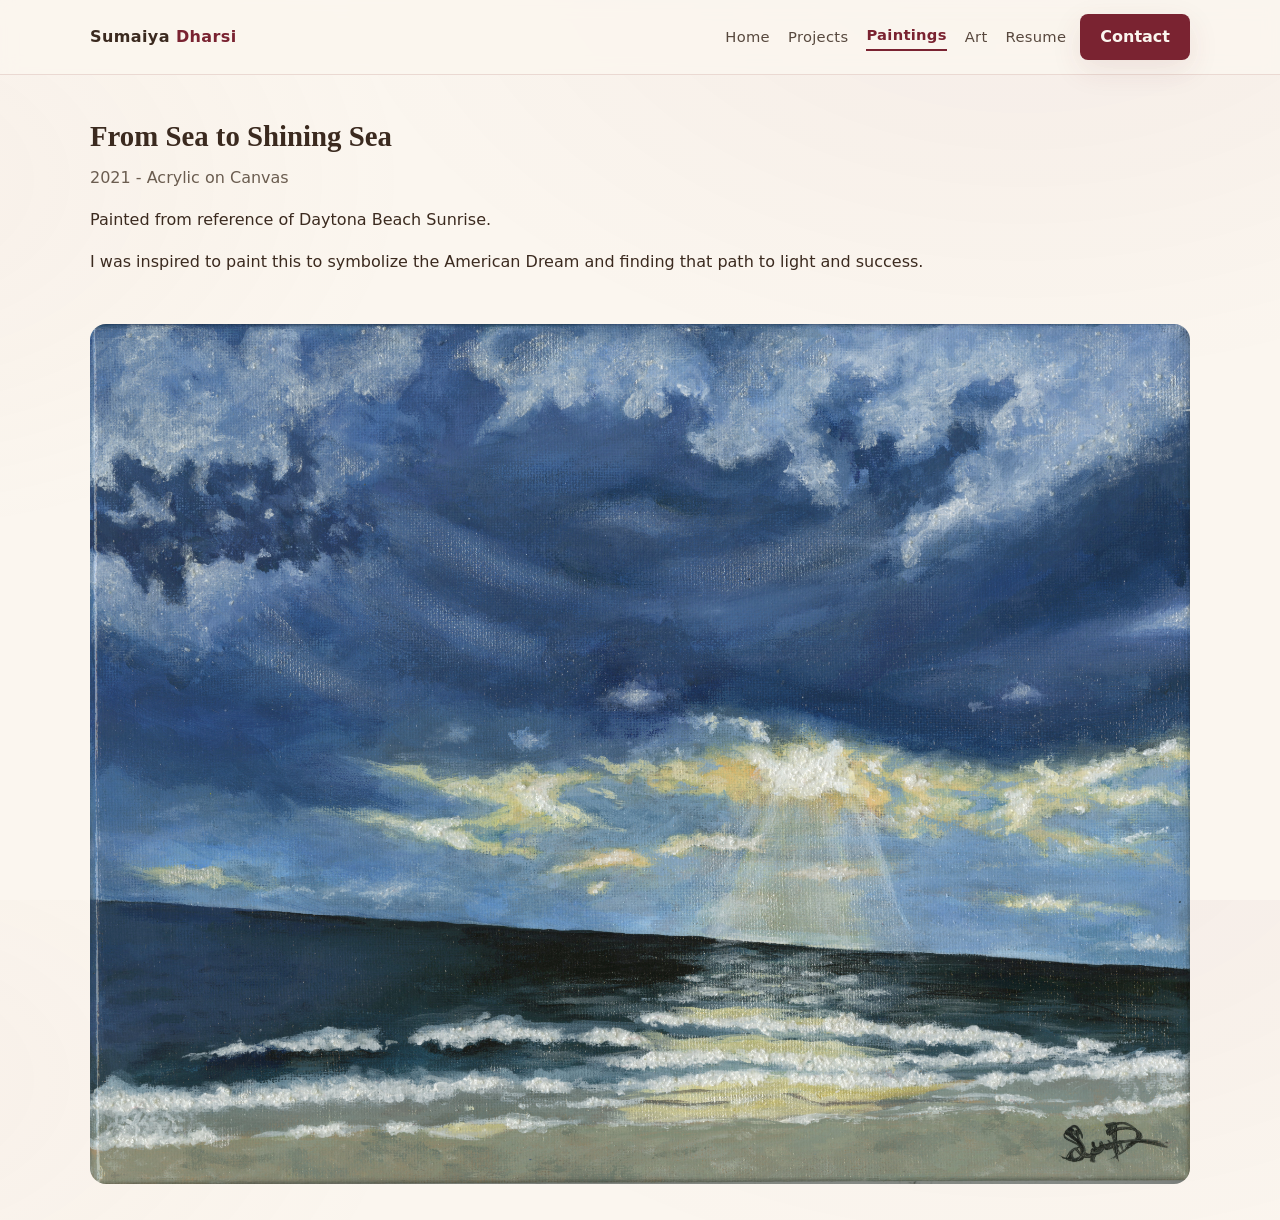
<file: from-sea-to-shining-sea.html>
<!DOCTYPE html>
<html lang="en">
<head>
  <meta charset="utf-8" />
  <meta name="viewport" content="width=device-width, initial-scale=1" />
  <title>Zanzibar Door – Painting – Sumaiya Dharsi</title>
  <link rel="stylesheet" href="styles.css">
  <script src="nav.js" defer></script>
</head>

<body class="paintings-page">
  <header>
    <div class="container nav">
      <div class="logo"><span class="logo-full">Sumaiya <b>Dharsi</b></span><span class="logo-short">SD</span></div>
      <nav class="nav-links">
        <a href="index.html">Home</a>
        <a href="projects.html">Projects</a>
        <a href="paintings.html" class="active">Paintings</a>
        <a href="art.html">Art</a>
        <a href="index.html#resume">Resume</a>
      </nav>
      <a href="index.html#contact" class="btn nav-cta">Contact</a>
    </div>
  </header>

  <main class="container">
    <section class="page-header">
      <h1 class="section-title">From Sea to Shining Sea</h1>
      <p class="page-intro">
        2021 - Acrylic on Canvas
      </p>
      <p>Painted from reference of Daytona Beach Sunrise.</p>
      <p>I was inspired to paint this to symbolize the American Dream and finding that path to light and success. </p>
    </section>

    <section>
      <img src="Pics/from-sea-to-shinning-sea.jpg" alt="Mosque painting" style="width:100%; height:auto; border-radius:16px;">
    </section>
  </main>
</body>
</html>
</file>
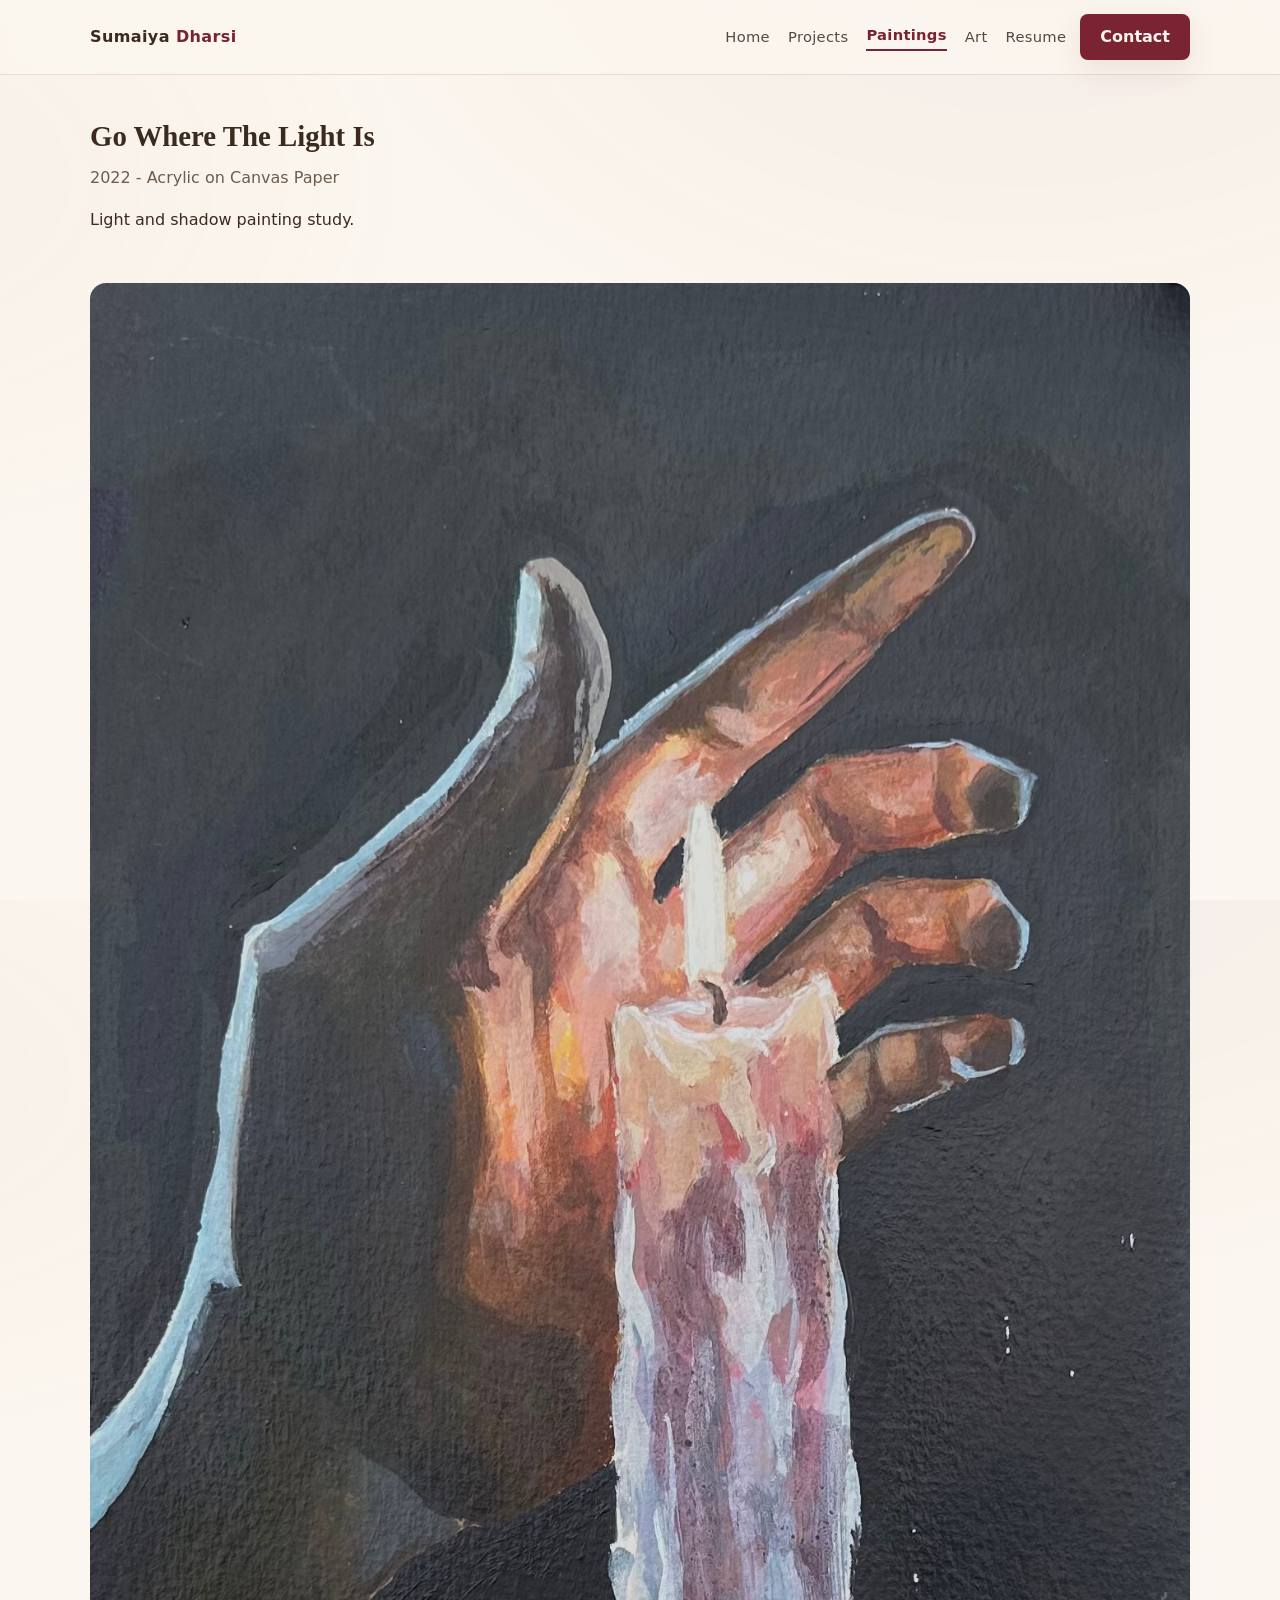
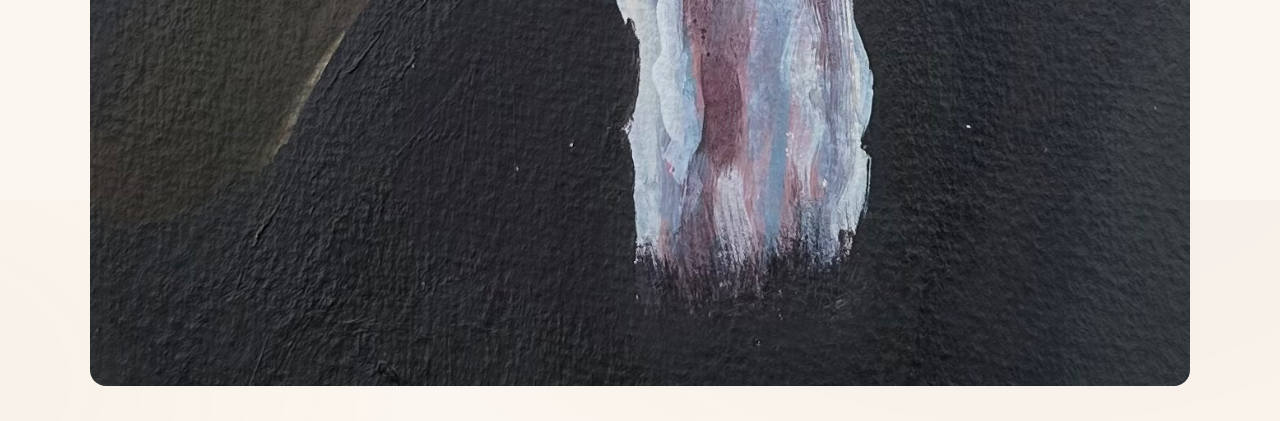
<file: Go-where-the-light-is.html>
<!DOCTYPE html>
<html lang="en">
<head>
  <meta charset="utf-8" />
  <meta name="viewport" content="width=device-width, initial-scale=1" />
  <title>Zanzibar Door – Painting – Sumaiya Dharsi</title>
  <link rel="stylesheet" href="styles.css">
  <script src="nav.js" defer></script>
</head>

<body class="paintings-page">
  <header>
    <div class="container nav">
      <div class="logo"><span class="logo-full">Sumaiya <b>Dharsi</b></span><span class="logo-short">SD</span></div>
      <nav class="nav-links">
        <a href="index.html">Home</a>
        <a href="projects.html">Projects</a>
        <a href="paintings.html" class="active">Paintings</a>
        <a href="art.html">Art</a>
        <a href="index.html#resume">Resume</a>
      </nav>
      <a href="index.html#contact" class="btn nav-cta">Contact</a>
    </div>
  </header>

  <main class="container">
    <section class="page-header">
      <h1 class="section-title">Go Where The Light Is</h1>
      <p class="page-intro">
        2022 - Acrylic on Canvas Paper
      </p>
      <p>Light and shadow painting study. </p>
    </section>

    <section>
      <img src="Pics/Go where the light is.jpg" alt="Mosque painting" style="width:100%; height:auto; border-radius:16px;">
    </section>
  </main>
</body>
</html>
</file>
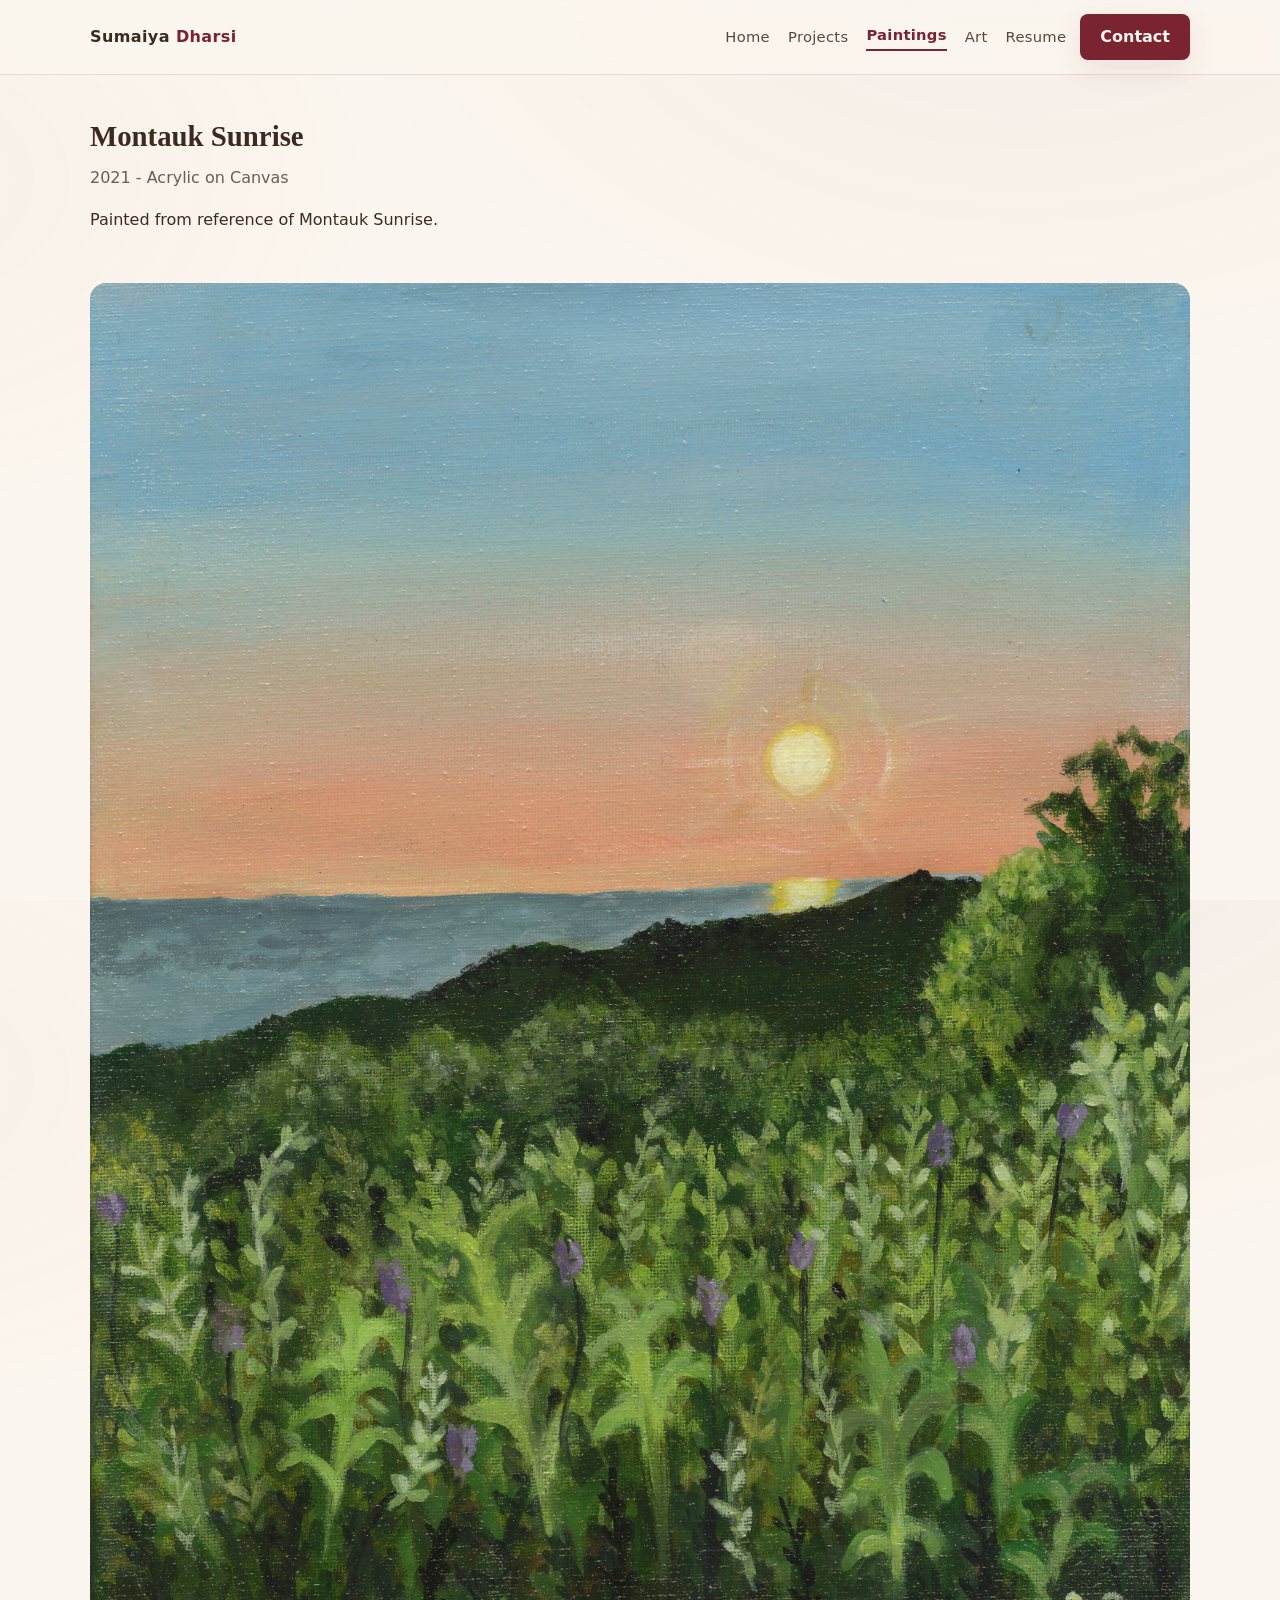
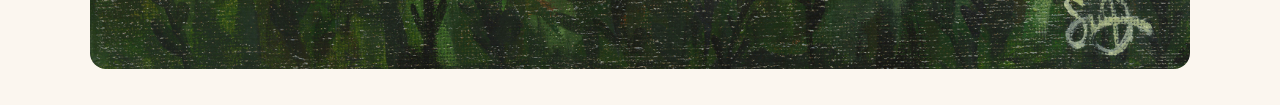
<file: montauk-sunset.html>
<!DOCTYPE html>
<html lang="en">
<head>
  <meta charset="utf-8" />
  <meta name="viewport" content="width=device-width, initial-scale=1" />
  <title>Zanzibar Door – Painting – Sumaiya Dharsi</title>
  <link rel="stylesheet" href="styles.css">
  <script src="nav.js" defer></script>
</head>

<body class="paintings-page">
  <header>
    <div class="container nav">
      <div class="logo"><span class="logo-full">Sumaiya <b>Dharsi</b></span><span class="logo-short">SD</span></div>
      <nav class="nav-links">
        <a href="index.html">Home</a>
        <a href="projects.html">Projects</a>
        <a href="paintings.html" class="active">Paintings</a>
        <a href="art.html">Art</a>
        <a href="index.html#resume">Resume</a>
      </nav>
      <a href="index.html#contact" class="btn nav-cta">Contact</a>
    </div>
  </header>

  <main class="container">
    <section class="page-header">
      <h1 class="section-title">Montauk Sunrise</h1>
      <p class="page-intro">
        2021 - Acrylic on Canvas
      </p>
      <p>Painted from reference of Montauk Sunrise.</p>
    </section>

    <section>
      <img src="Pics/Montauk Sunset.jpg" alt="Zanzibar door painting" style="width:100%; height:auto; border-radius:16px;">
    </section>
  </main>
</body>
</html>
</file>
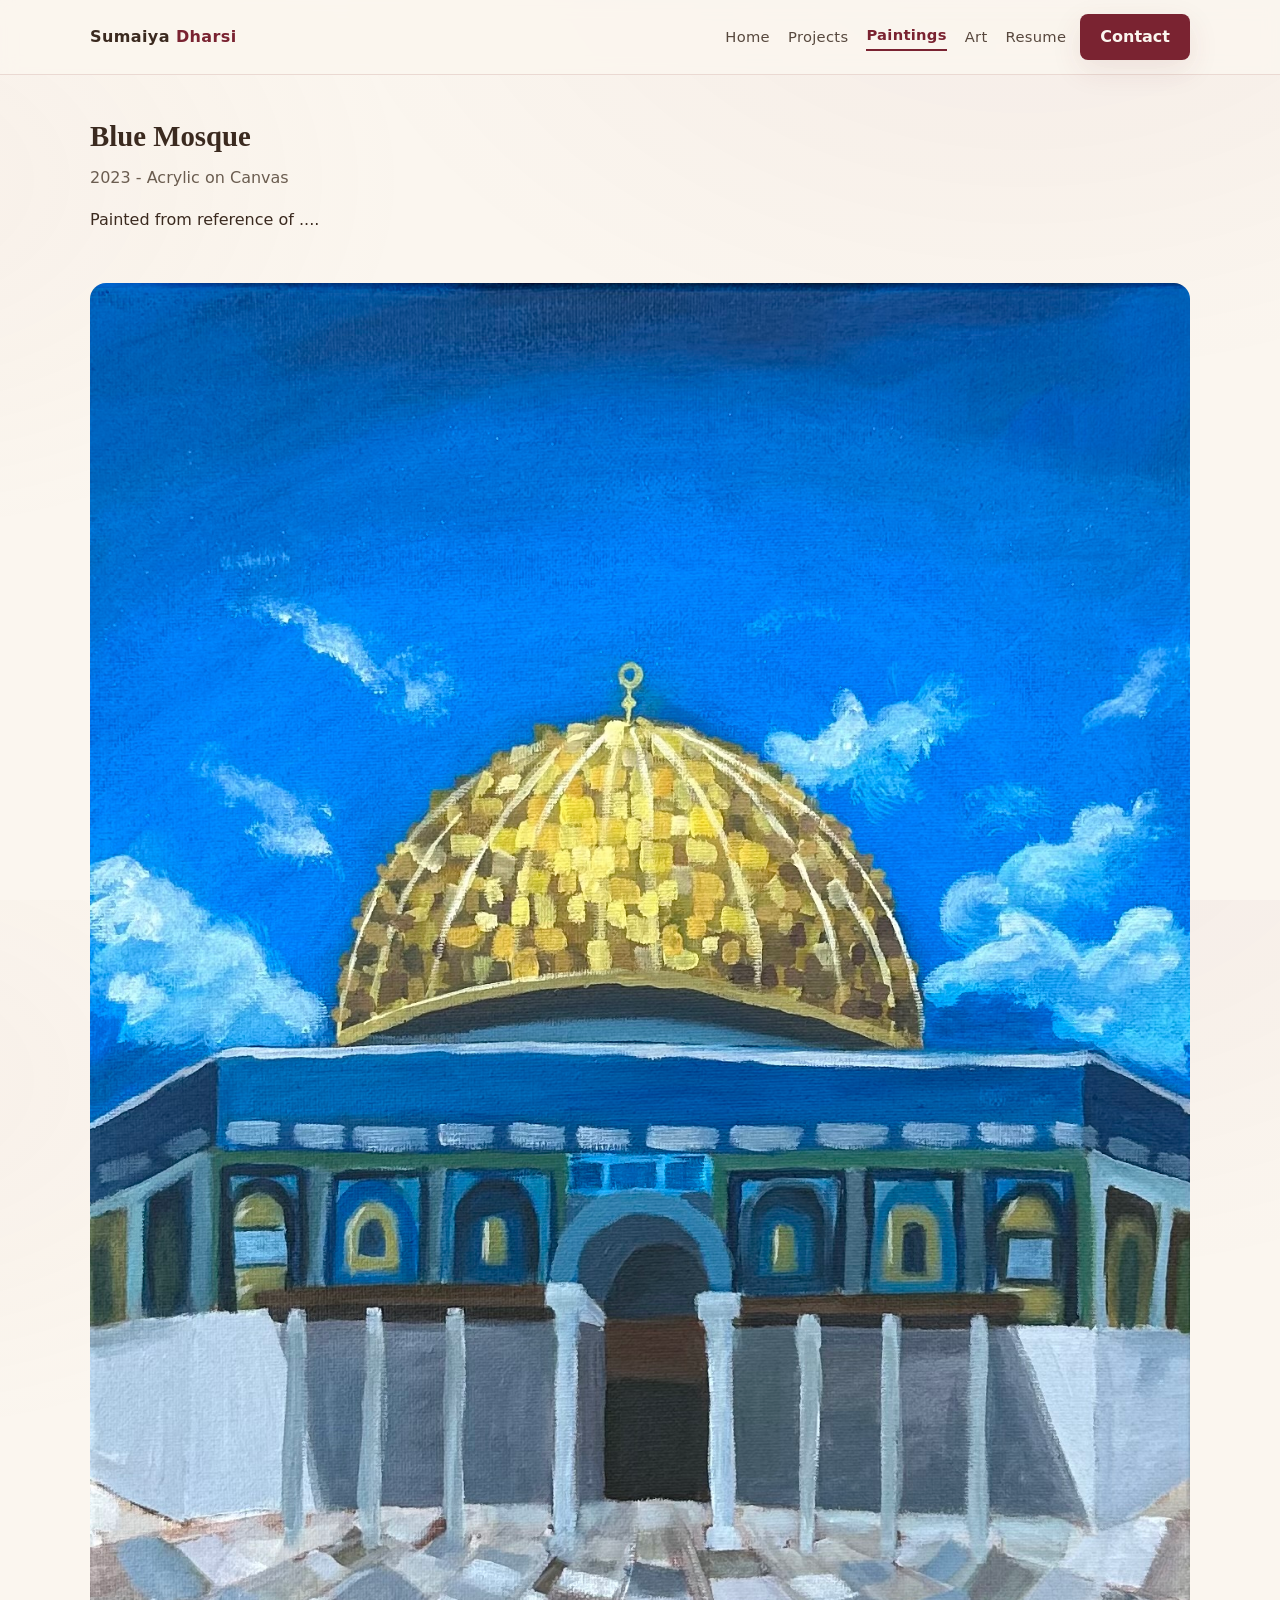
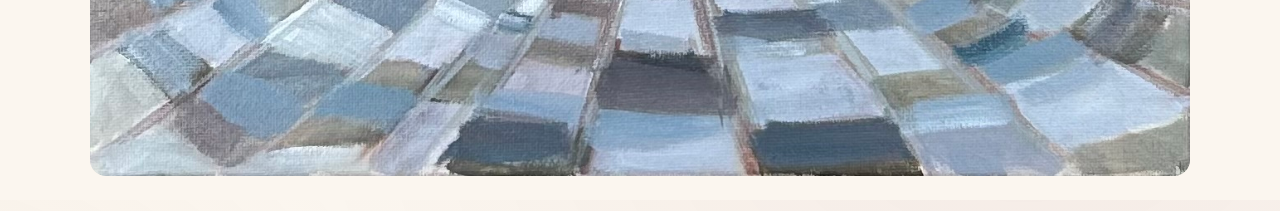
<file: mosque.html>
<!DOCTYPE html>
<html lang="en">
<head>
  <meta charset="utf-8" />
  <meta name="viewport" content="width=device-width, initial-scale=1" />
  <title>Zanzibar Door – Painting – Sumaiya Dharsi</title>
  <link rel="stylesheet" href="styles.css">
  <script src="nav.js" defer></script>
</head>

<body class="paintings-page">
  <header>
    <div class="container nav">
      <div class="logo"><span class="logo-full">Sumaiya <b>Dharsi</b></span><span class="logo-short">SD</span></div>
      <nav class="nav-links">
        <a href="index.html">Home</a>
        <a href="projects.html">Projects</a>
        <a href="paintings.html" class="active">Paintings</a>
        <a href="art.html">Art</a>
        <a href="index.html#resume">Resume</a>
      </nav>
      <a href="index.html#contact" class="btn nav-cta">Contact</a>
    </div>
  </header>

  <main class="container">
    <section class="page-header">
      <h1 class="section-title">Blue Mosque</h1>
      <p class="page-intro">
        2023 - Acrylic on Canvas
      </p>
      <p>Painted from reference of .... </p>
    </section>

    <section>
      <img src="Pics/Mosque.jpg" alt="Mosque painting" style="width:100%; height:auto; border-radius:16px;">
    </section>
  </main>
</body>
</html>
</file>
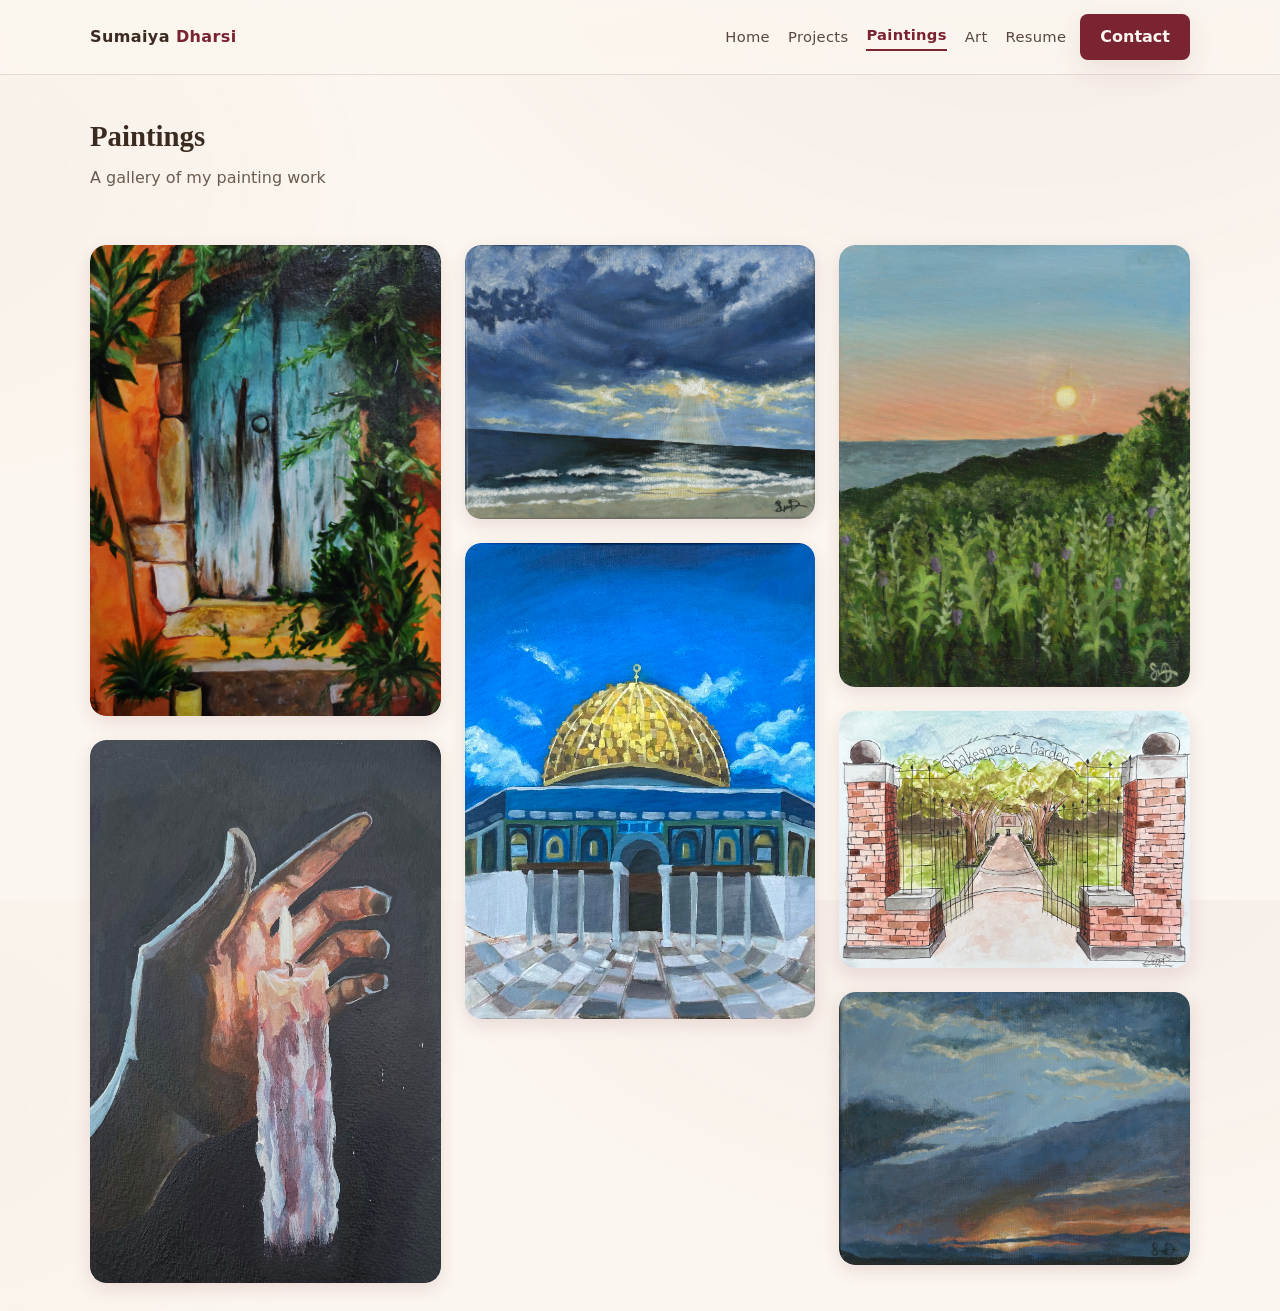
<file: paintings.html>
<!DOCTYPE html>
<html lang="en">
<head>
  <meta charset="utf-8" />
  <meta name="viewport" content="width=device-width, initial-scale=1" />
  <title>Paintings — Sumaiya Dharsi</title>
  <link rel="stylesheet" href="styles.css">
  <script src="nav.js" defer></script>
</head>

<body class="paintings-page">
  <header>
    <div class="container nav">
      <div class="logo"><span class="logo-full">Sumaiya <b>Dharsi</b></span><span class="logo-short">SD</span></div>
      <nav class="nav-links">
        <a href="index.html">Home</a>
        <a href="projects.html">Projects</a>
        <a href="paintings.html" class="active">Paintings</a>
        <a href="art.html">Art</a>
        <a href="index.html#resume">Resume</a>
      </nav>
      <a href="index.html#contact" class="btn nav-cta">Contact</a>
    </div>
  </header>

  <main class="container">
    <section class="page-header">
      <h1 class="section-title">Paintings</h1>
      <p class="page-intro">A gallery of my painting work</p>
    </section>

    <!-- GALLERY -->
    <section class="paintings-masonry">
   <div class="masonry-column"> 

    <a href="ZanzibarDoor.html" class="painting-item">
      <img src="Pics/Zanzibar door.jpg">
      <div class= "painting-overlay">
        <span> Zanzibar Door - 2021 </span>
    </div>
  </a>

    <a href="Go-where-the-light-is.html" class="painting-item">
      <img src="Pics/Go where the light is.jpg">
      <div class="painting-overlay">
        <span> Go Where The Light is - 2022</span>
      </div>
    </a>

    <a href="from-sea-to-shining-sea.html" class="painting-item">
      <img src="Pics/from-sea-to-shinning-sea.jpg">
      <div class="painting-overlay">
        <span> From Sea To Shining Sea - 2021</span>
      </div>
    </a>

    <a href="mosque.html" class="painting-item">
      <img src="Pics/Mosque.jpg">
      <div class="painting-overlay">
        <span> Blue Mosque - 2023</span>
      </div>
    </a>

    <a href="montauk-sunset.html" class="painting-item">
      <img src="Pics/Montauk Sunset.jpg">
      <div class="painting-overlay">
        <span> Montauk Sunrise - 2021</span>
      </div>
    </a>

    <a href="shakespeare-garden.html" class="painting-item">
      <img src="Pics/Shakespeare Garden.jpg">
      <div class="painting-overlay">
        <span> Shakespeare Garden - 2022</span>
      </div>
    </a>
    <a href="safari-sunset.html" class="painting-item">
      <img src="Pics/safari sunset.jpg">
      <div class="painting-overlay">
        <span> Safari Sunset - 2022</span>
      </div>
    </a>

    </div>
    </section>
  </main>
</body>
</html>
</file>
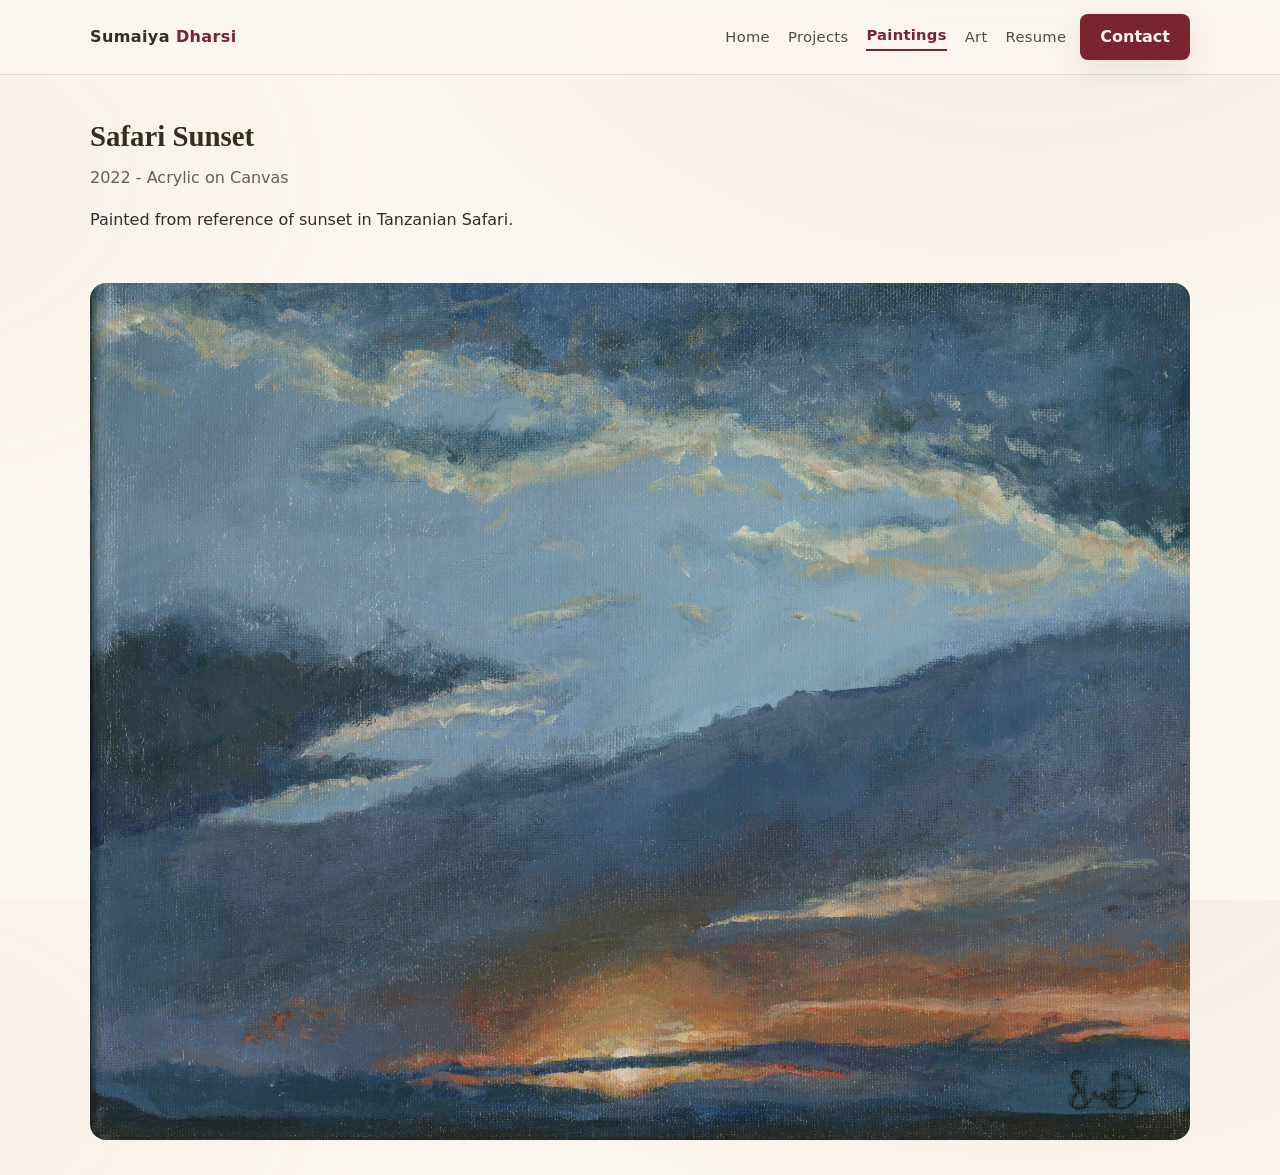
<file: safari-sunset.html>
<!DOCTYPE html>
<html lang="en">
<head>
  <meta charset="utf-8" />
  <meta name="viewport" content="width=device-width, initial-scale=1" />
  <title>Zanzibar Door – Painting – Sumaiya Dharsi</title>
  <link rel="stylesheet" href="styles.css">
  <script src="nav.js" defer></script>
</head>

<body class="paintings-page">
  <header>
    <div class="container nav">
      <div class="logo"><span class="logo-full">Sumaiya <b>Dharsi</b></span><span class="logo-short">SD</span></div>
      <nav class="nav-links">
        <a href="index.html">Home</a>
        <a href="projects.html">Projects</a>
        <a href="paintings.html" class="active">Paintings</a>
        <a href="art.html">Art</a>
        <a href="index.html#resume">Resume</a>
      </nav>
      <a href="index.html#contact" class="btn nav-cta">Contact</a>
    </div>
  </header>

  <main class="container">
    <section class="page-header">
      <h1 class="section-title">Safari Sunset</h1>
      <p class="page-intro">
        2022 - Acrylic on Canvas
      </p>
      <p>Painted from reference of sunset in Tanzanian Safari.</p>
    </section>

    <section>
      <img src="Pics/safari sunset.jpg" alt="Zanzibar door painting" style="width:100%; height:auto; border-radius:16px;">
    </section>
  </main>
</body>
</html>
</file>
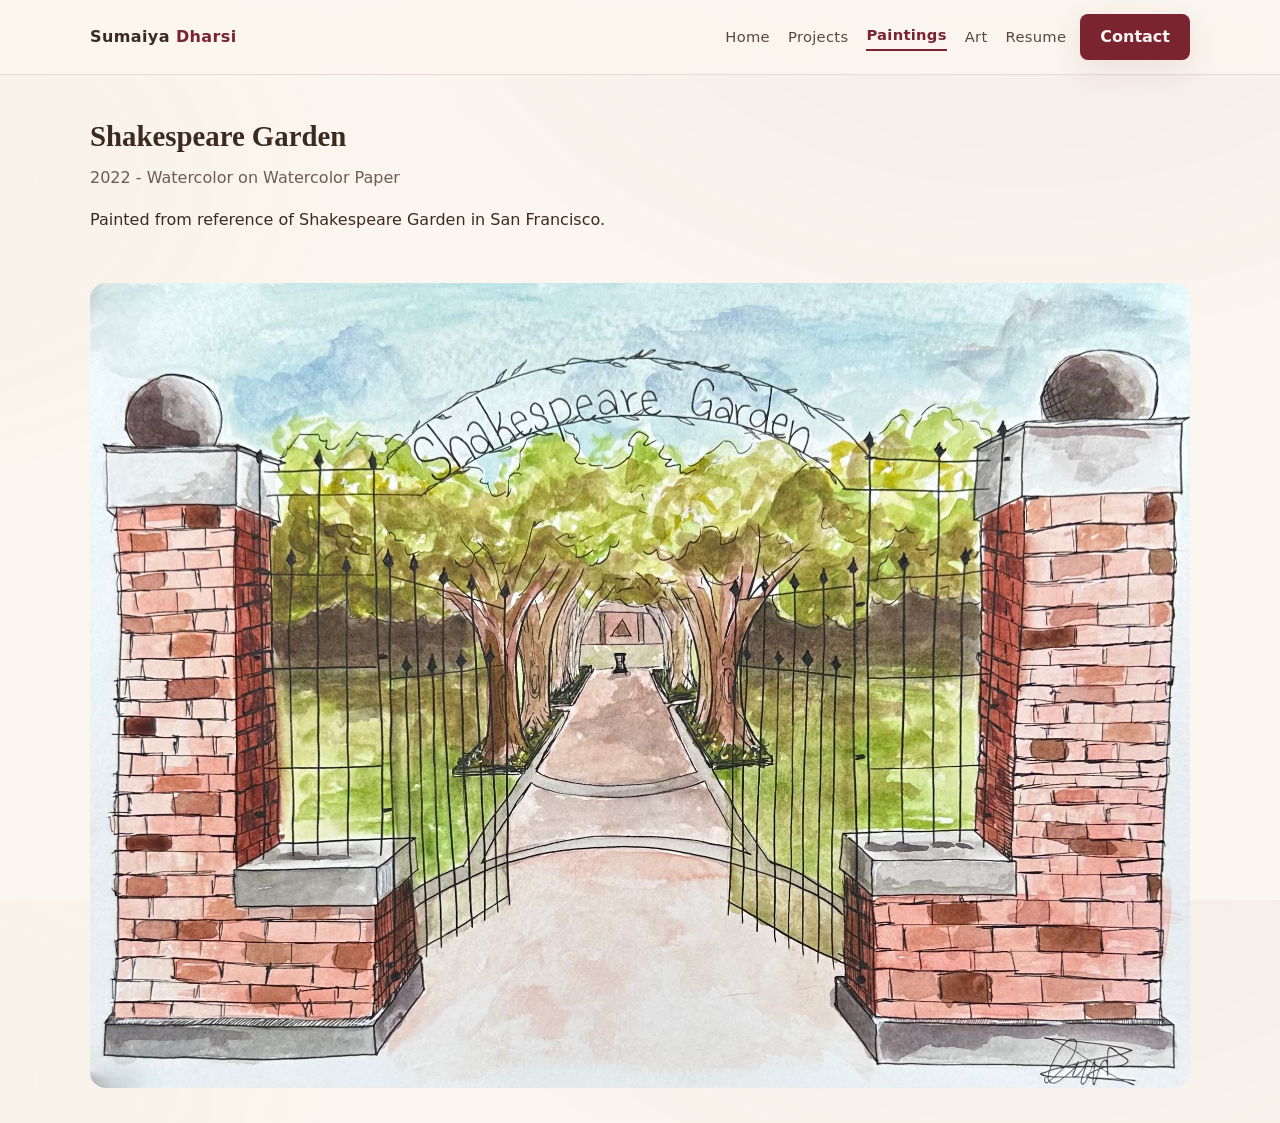
<file: shakespeare-garden.html>
<!DOCTYPE html>
<html lang="en">
<head>
  <meta charset="utf-8" />
  <meta name="viewport" content="width=device-width, initial-scale=1" />
  <title>Zanzibar Door – Painting – Sumaiya Dharsi</title>
  <link rel="stylesheet" href="styles.css">
  <script src="nav.js" defer></script>
</head>

<body class="paintings-page">
  <header>
    <div class="container nav">
      <div class="logo"><span class="logo-full">Sumaiya <b>Dharsi</b></span><span class="logo-short">SD</span></div>
      <nav class="nav-links">
        <a href="index.html">Home</a>
        <a href="projects.html">Projects</a>
        <a href="paintings.html" class="active">Paintings</a>
        <a href="art.html">Art</a>
        <a href="index.html#resume">Resume</a>
      </nav>
      <a href="index.html#contact" class="btn nav-cta">Contact</a>
    </div>
  </header>

  <main class="container">
    <section class="page-header">
      <h1 class="section-title">Shakespeare Garden</h1>
      <p class="page-intro">
        2022 - Watercolor on Watercolor Paper 
      </p>
      <p>Painted from reference of Shakespeare Garden in San Francisco.</p>
    </section>

    <section>
      <img src="Pics/Shakespeare Garden.jpg" alt="Shakespeare Garden Painting" style="width:100%; height:auto; border-radius:16px;">
    </section>
  </main>
</body>
</html>
</file>
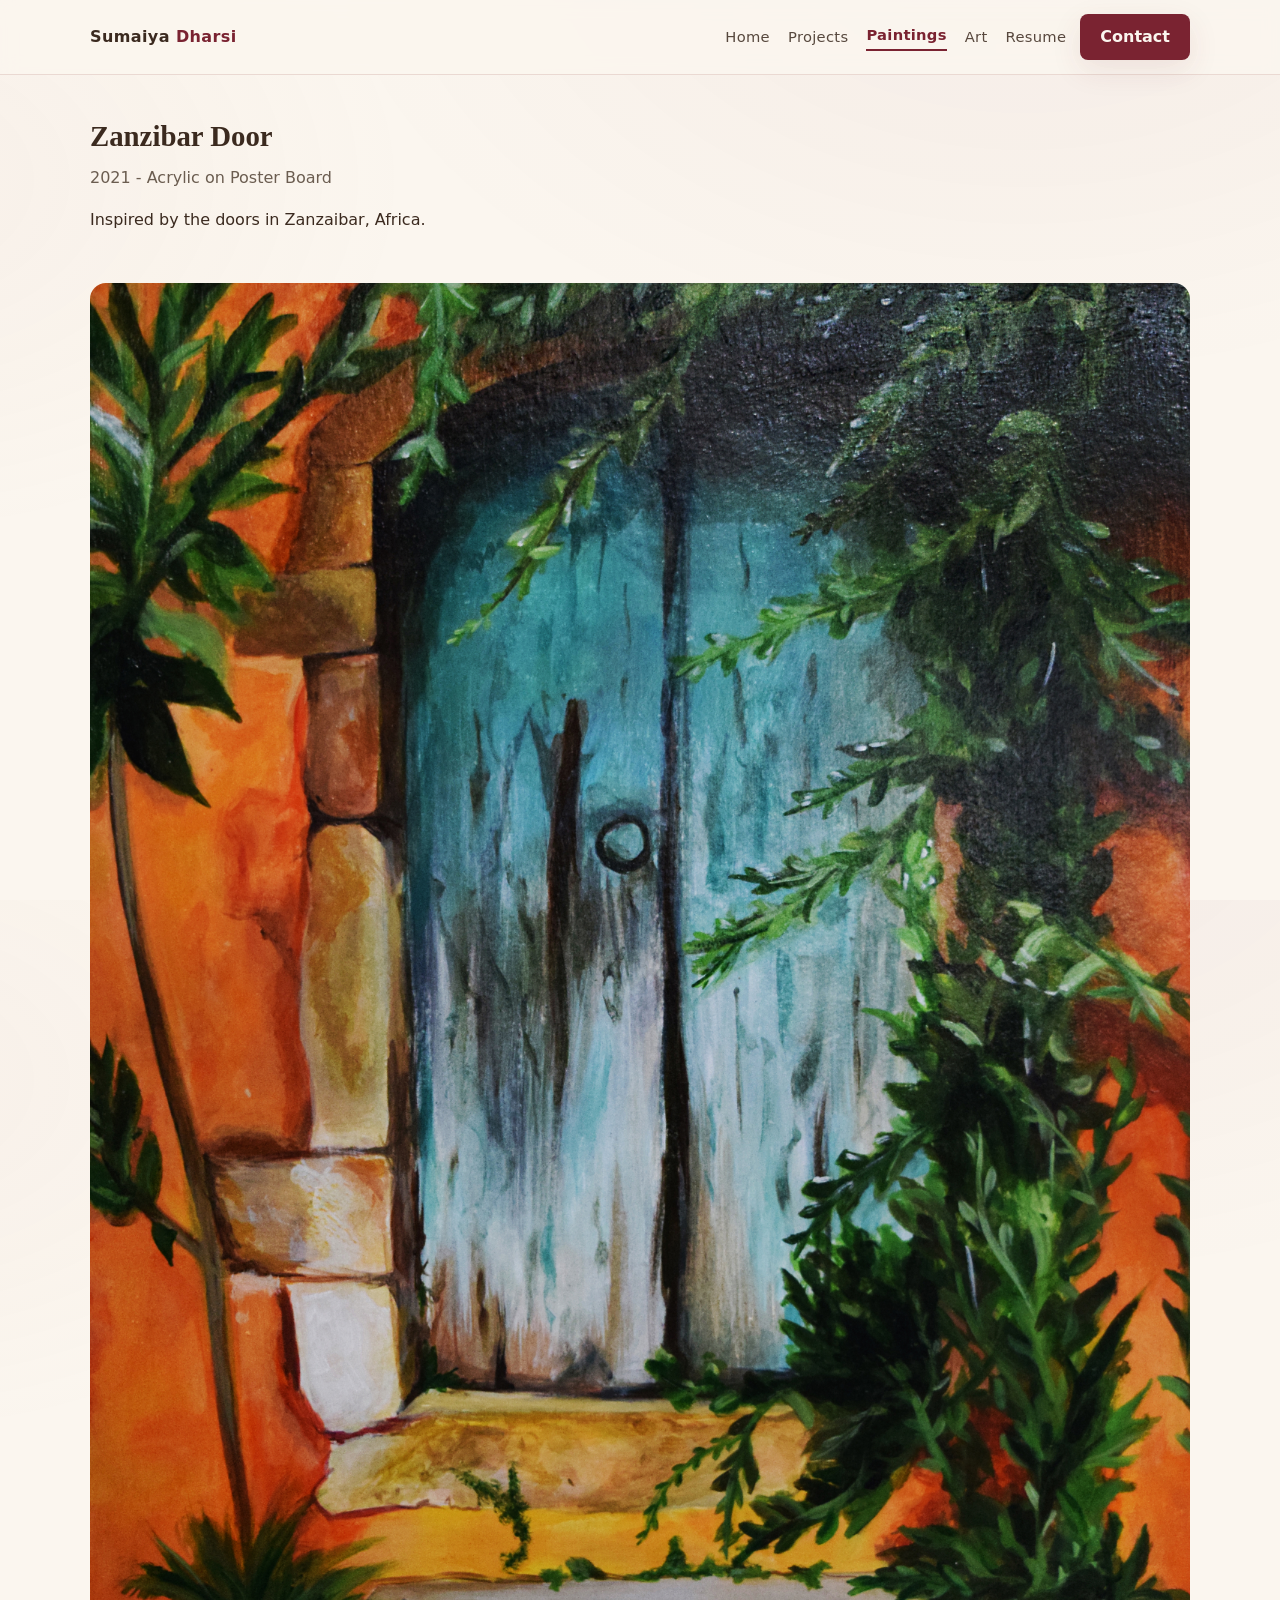
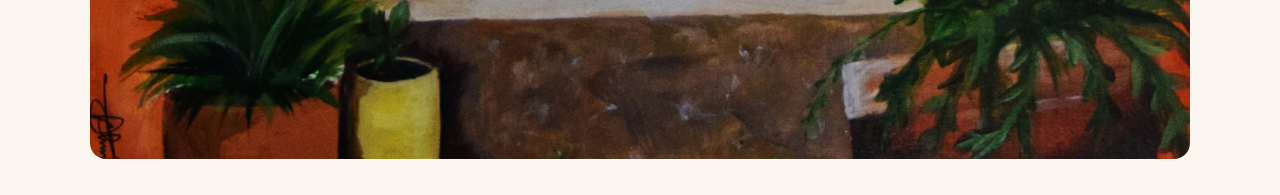
<file: ZanzibarDoor.html>
<!DOCTYPE html>
<html lang="en">
<head>
  <meta charset="utf-8" />
  <meta name="viewport" content="width=device-width, initial-scale=1" />
  <title>Zanzibar Door – Painting – Sumaiya Dharsi</title>
  <link rel="stylesheet" href="styles.css">
  <script src="nav.js" defer></script>
</head>

<body class="paintings-page">
  <header>
    <div class="container nav">
      <div class="logo"><span class="logo-full">Sumaiya <b>Dharsi</b></span><span class="logo-short">SD</span></div>
      <nav class="nav-links">
        <a href="index.html">Home</a>
        <a href="projects.html">Projects</a>
        <a href="paintings.html" class="active">Paintings</a>
        <a href="art.html">Art</a>
        <a href="index.html#resume">Resume</a>
      </nav>
      <a href="index.html#contact" class="btn nav-cta">Contact</a>
    </div>
  </header>

  <main class="container">
    <section class="page-header">
      <h1 class="section-title">Zanzibar Door</h1>
      <p class="page-intro">
        2021 - Acrylic on Poster Board
      </p>
      <p>Inspired by the doors in Zanzaibar, Africa.</p>
    </section>

    <section>
      <img src="Pics/Zanzibar door.jpg" alt="Zanzibar door painting" style="width:100%; height:auto; border-radius:16px;">
    </section>
  </main>
</body>
</html>
</file>
<file: styles.css>
/* =========================================================
   THEME TOKENS
   ========================================================= */
:root{
  --bg:#FBF6EF;
  --text:#3B2A1F;
  --muted:#6B5D50;
  --brand:#7A2331;
  --brand-2:#A8455A;
  --card-bg:#FFFDF9;
  --card-border:#EAD9D2;
  --shadow:0 10px 30px rgba(122,35,49,0.10);
  --radius:18px;
}

/* Sizing reset */
*,*::before,*::after{ box-sizing:border-box }

/* =========================================================
   BASE & LAYOUT
   ========================================================= */
html,body{height:100%}
body{
  margin:0;
  font-family:Inter,system-ui,-apple-system,Segoe UI,Roboto,Helvetica,Arial,sans-serif;
  color:var(--text);
  background:
    radial-gradient(1200px 800px at 80% -10%, rgba(122,35,49,.05), transparent 60%),
    radial-gradient(900px 600px at -10% 20%, rgba(200,150,120,.06), transparent 60%),
    var(--bg);
  line-height:1.6;
}
a{color:var(--brand); text-decoration:none}
a:hover{text-decoration:underline}
.container{ width:min(1100px, 92%); margin-inline:auto }
section{ padding:28px 0 }
.section-title{ font-family:'Fraunces',Georgia,serif; font-weight:600; font-size:1.8rem; margin:14px 0 10px; color:var(--text) }
.card{
  background:var(--card-bg);
  border:1px solid var(--card-border);
  border-radius:var(--radius);
  box-shadow:var(--shadow);
}
.card.pad{ padding:28px }
.btn{
  display:inline-block; background:var(--brand);
  color:#FBF6EF; font-weight:700; padding:10px 20px; border-radius:8px; border:0;
  box-shadow:var(--shadow);
}
.btn:hover{ text-decoration:none; opacity:.92 }
.btn-outline{
  background:transparent; color:var(--brand); border:1px solid var(--brand);
  box-shadow:none;
}
.links{ display:flex; gap:12px; margin-top:18px; flex-wrap:wrap }
.tag{ border:1px solid var(--card-border); padding:7px 12px; border-radius:999px; color:var(--text); background:#FFFDF9 }
.pill{ border:1px solid var(--card-border); padding:6px 12px; border-radius:999px; color:var(--text); background:#FBEFE9; font-size:.85rem }

/* Prevent grid children from overflowing their columns */
.project, .project-gallery, .project-body { min-width:0 }

/* =========================================================
   HEADER / NAV
   ========================================================= */
header{
  position:sticky; top:0;
  backdrop-filter:saturate(1.4) blur(8px);
  background:rgba(251, 246, 239, 0.85);
  border-bottom:1px solid var(--card-border);
  z-index:50;
}
.nav{ display:flex; align-items:center; gap:14px; padding:14px 0 }
.logo{ flex:0 0 auto; font-weight:800; letter-spacing:.4px; color:var(--text); white-space:nowrap }
.logo b{ color:var(--brand) }
.logo-short{ display:none }          /* monogram, shown on mobile only */

.nav-links{ display:flex; align-items:center; gap:18px; margin-left:auto }
.nav-links a{ color:var(--text); opacity:.85; font-size:.92rem; letter-spacing:.02em }
.nav-links a:hover{ opacity:1 }
.nav-cta{ flex:0 0 auto; opacity:1 !important }

/* current page indicator */
.nav-links a.active{
  opacity:1; font-weight:700; color:var(--brand);
  border-bottom:2px solid var(--brand); padding-bottom:2px;
}
.nav-links a.active:hover{ text-decoration:none }

/* ---------------------------------------------------------
   MOBILE HEADER — scrolling pill row, Contact pinned.
   The links scroll horizontally; Contact is a separate flex
   child so it can never slide off the edge. min-width:0 on
   .nav-links is what makes it shrink rather than shove.
   Tap targets are held at 44px (Apple/Google minimum).
   --------------------------------------------------------- */
@media (max-width:720px){
  .nav{ gap:9px; padding:8px 0 }

  .logo-full{ display:none }
  .logo-short{ display:inline; color:var(--brand); font-size:1rem; letter-spacing:.06em }

  .nav-links{
    flex:1 1 auto; min-width:0; margin-left:0; gap:7px;
    overflow-x:auto; -webkit-overflow-scrolling:touch; scrollbar-width:none;
    mask-image:linear-gradient(to right, #000 84%, transparent);
    -webkit-mask-image:linear-gradient(to right, #000 84%, transparent);
  }
  .nav-links::-webkit-scrollbar{ display:none }

  .nav-links a{
    flex:0 0 auto; display:flex; align-items:center; min-height:44px;
    padding:0 14px; border-radius:999px; font-size:.84rem; opacity:1;
    border:1px solid var(--card-border); background:var(--card-bg);
    color:var(--text); font-weight:500; white-space:nowrap;
  }
  .nav-links a.active{
    background:var(--brand); color:#FBF6EF; border-color:var(--brand);
    font-weight:700; border-bottom:1px solid var(--brand); padding-bottom:0;
  }
  .nav-cta{
    display:flex; align-items:center; min-height:44px;
    padding:0 16px; font-size:.84rem; white-space:nowrap;
  }
}

/* =========================================================
   SHARED UTILITIES
   ========================================================= */
.grid-3{ display:grid; grid-template-columns:repeat(3, minmax(0,1fr)); gap:18px }
.tight{ margin:0 0 8px; font-family:'Fraunces',Georgia,serif; font-weight:600 }

/* gallery / sub-page headers */
.page-header{ padding:28px 0 6px }
.page-intro{ color:var(--muted); margin:0 }
.gallery-empty{
  margin:8px 0 40px; padding:38px 24px; text-align:center;
  color:var(--muted); background:var(--card-bg);
  border:1px dashed var(--card-border); border-radius:var(--radius);
}

/* =========================================================
   INTRO + ABOUT (balanced two-column)
   Left column: centred headshot and identity.
   Right column: About, with the buttons pinned to the bottom
   so both columns always finish on the same line.
   ========================================================= */
.intro-wrap{
  display:grid; grid-template-columns:1fr 1fr;
  gap:26px; align-items:stretch; margin-top:28px;
}
.intro-col{ padding:38px 34px; display:flex; flex-direction:column }

/* --- left --- */
.intro-main{ text-align:center; justify-content:center }
.intro-photo{
  width:160px; height:160px; border-radius:50%;
  overflow:hidden; margin:0 auto 22px; border:3px solid var(--brand);
  box-shadow:var(--shadow);
}
.intro-photo img{ width:100%; height:100%; object-fit:cover; object-position:center }
.intro-name{
  font-family:'Fraunces',Georgia,serif; font-weight:600;
  font-size:2.15rem; line-height:1.15;
  margin:10px auto 14px; max-width:none; color:var(--brand);
}
.intro-tagline{
  font-family:'Fraunces',Georgia,serif; font-weight:600;
  font-size:1.26rem; line-height:1.42; margin:0 auto 14px; max-width:32ch;
}
.intro-sub{ color:var(--muted); margin:0 auto; max-width:38ch }

/* --- right --- */
.intro-about .section-title{
  font-size:1.3rem; margin:0 0 16px;
  padding-bottom:12px; border-bottom:1px solid var(--card-border);
}
.intro-about p{ max-width:52ch; margin:0 0 12px }
.intro-cta{ display:flex; gap:12px; flex-wrap:wrap; margin-top:auto; padding-top:28px }

/* --- contact strip --- */
.intro-strip{
  display:grid; grid-template-columns:repeat(4, minmax(0,1fr));
  gap:1px; margin-top:26px; overflow:hidden; background:var(--card-border);
}
.intro-strip div{ background:var(--card-bg); padding:16px 20px; min-width:0 }
.intro-strip b{
  display:block; font-size:.72rem; letter-spacing:.08em;
  text-transform:uppercase; color:var(--brand); font-weight:600;
}
.intro-strip span{ font-weight:600; font-size:.93rem; overflow-wrap:break-word }

@media (max-width:860px){
  .intro-wrap{ grid-template-columns:1fr }
  .intro-strip{ grid-template-columns:1fr 1fr }
}
@media (max-width:520px){
  .intro-strip{ grid-template-columns:1fr }
  .intro-photo{ width:130px; height:130px }
}

.eyebrow{ color:var(--brand); font-weight:700; letter-spacing:.1em; text-transform:uppercase; font-size:.78rem }
h1{
  font-family:'Fraunces',Georgia,serif; font-weight:600;
  font-size:clamp(32px, 3.4vw, 40px); line-height:1.35; margin:12px 0 14px;
  max-width:560px; margin-left:auto; margin-right:auto;
}
h2{
  font-family:'Fraunces',Georgia,serif; font-weight:600;
  font-size:clamp(18px, 1.9vw, 26px); line-height:1.35; margin:12px 0 14px;
  max-width:560px; margin-left:auto; margin-right:auto;
}
.accent{ color:var(--brand) }

/* =========================================================
   ABOUT + HEADSHOT (SIDE BY SIDE, MATCHED HEIGHTS)
   ========================================================= */
.about-grid{
  display:grid;
  grid-template-columns:1.2fr 0.8fr;
  gap:24px; align-items:stretch; /* equal heights */
}
.about-card{ height:100% }
.about-photo{
  margin:0; border:1px solid var(--card-border); border-radius:var(--radius);
  box-shadow:var(--shadow); overflow:hidden; display:grid; align-items:stretch;
  height:100%; background:#F3E4DA;
}
.about-photo img{ width:100%; height:100%; object-fit:cover; object-position:center }

/* =========================================================
   PROJECTS
   ========================================================= */
/* Projects container = one full-width column (stacked bubbles) */
.projects{
  display: grid;
  grid-template-columns: 1fr;  /* previously repeat(12,1fr) */
  gap: 24px;                   /* space between the two project bubbles */
}

/* Project card: keep article clean; .card gives the bubble look */
.project.project-stacked{
  display: grid;
  grid-template-columns: 1fr;  /* images above, text below */
  gap: 14px;
  background: none;
  border: 0;
  box-shadow: none;
  padding: 0;
}

/* 4-wide gallery row (evenly spaced, same height, no borders) */
.project-gallery.gallery-row4{
  display:grid;
  grid-template-columns:repeat(4, minmax(0,1fr));
  gap:12px;
}
.project-gallery.gallery-row4 figure{
  margin:0; position:relative; aspect-ratio:3 / 2; /* all equal height */
  border-radius:8px; overflow:hidden; background:#F3E4DA; /* no border */
}
.project-gallery.gallery-row4 img,
.project-gallery.gallery-row4 video{
  position:absolute; inset:0; width:100%; height:100%;
  object-fit:cover; object-position:center;
}
/* square tiles for galleries with tall phone photos */
.project-gallery.gallery-row4.gallery-square figure{ aspect-ratio:1 / 1 }
.project-gallery.gallery-row4 img.pos-bottom{ object-position:center bottom }

/* MatchaBot per-photo framing */
.project-gallery.gallery-row4 img.mb3{ object-position:62% center }   /* keep right edge of model in frame */
.project-gallery.gallery-row4 img.mb4{ transform:scale(1.5); transform-origin:37% 38% }  /* zoom on microcontroller */
.project-gallery.gallery-row4 img.mb5{ transform:scale(1.5); transform-origin:50% 38% }  /* zoom on boards */
.project-gallery.gallery-row4 img.mb6{ object-position:center 80%; transform:rotate(3deg) scale(.97) translateY(3%) }  /* straighten, zoom out slightly, shift down */
.project-gallery.gallery-row4 video.mbvid{ transform:translateX(-30px) rotate(4deg) scale(2.5) }  /* zoom in to match old clip; straighten */

/* (optional) tighten padding inside each bubble a touch */
.projects .card.pad { padding: 22px; }

/* add breathing room between multiple projects */
.projects .project-stacked{ margin-bottom: 18px; }

/* Project description card (kept subtle inside bubble) */
.project-body{
  background:#FFFDF9;
  border:1px solid var(--card-border);
  border-radius:12px; padding:18px;
}
.proj-eyebrow{ color:var(--brand); font-weight:700; letter-spacing:.06em; text-transform:uppercase; font-size:.75rem }
.project h3{ margin:6px 0 6px; font-family:'Fraunces',Georgia,serif; font-weight:600; color:var(--text) }
.bullets{ margin:10px 0 0; padding-left:18px }
.bullets li{ margin:6px 0 }

/* =========================================================
   RESUME
   ========================================================= */
/* Facts strip → dated spine → detail block → download.
   The spine merges work and projects in reverse chronological
   order; a filled dot marks paid work, hollow marks a project. */

/* --- facts strip --- */
.res-strip{
  display:grid; grid-template-columns:repeat(4, minmax(0,1fr));
  gap:1px; background:var(--card-border);
  border-radius:12px; overflow:hidden; margin-bottom:26px;
}
.res-strip div{ background:var(--card-bg); padding:15px 18px; min-width:0 }
.res-strip b{
  display:block; font-size:.68rem; letter-spacing:.1em;
  text-transform:uppercase; color:var(--brand); margin-bottom:3px;
}
.res-strip span{ font-weight:600; font-size:.92rem; overflow-wrap:break-word }

/* --- two columns: experience beside projects --- */
.res-grid{ display:grid; grid-template-columns:1fr 1fr; gap:34px }
.res-col{ display:flex; flex-direction:column; min-width:0 }
.res-col > .eyebrow{ display:block; margin-bottom:4px }

.res-entry{ padding:14px 0; border-bottom:1px solid var(--card-border) }
.res-entry-head{ display:flex; justify-content:space-between; gap:12px; align-items:baseline }
.res-role{ font-weight:700; font-size:.98rem; min-width:0 }
.res-date{ font-size:.78rem; color:var(--muted); font-weight:600; white-space:nowrap; flex:0 0 auto }
.res-org{ font-size:.88rem; color:var(--brand); font-weight:600; margin:1px 0 4px }
.res-desc{ font-size:.88rem; color:var(--muted); margin:0 }
ul.res-desc{ padding-left:1.1em }
ul.res-desc li + li{ margin-top:4px }

/* pins the projects button to the bottom so both columns finish level */
.res-col-cta{ margin-top:auto; padding-top:18px }

/* --- detail block --- */
.res-meta{ margin-top:28px; padding-top:22px; border-top:1px solid var(--card-border) }
.res-meta-grid{ display:grid; grid-template-columns:1fr 1fr; gap:0 36px }
.res-meta-row{ display:flex; gap:10px; align-items:baseline; padding:7px 0; font-size:.88rem }
.res-meta-row b{
  flex:0 0 118px; font-size:.71rem; letter-spacing:.09em;
  text-transform:uppercase; color:var(--brand);
}

/* --- download row --- */
.res-foot{
  display:flex; justify-content:space-between; align-items:center;
  gap:16px; flex-wrap:wrap; margin-top:26px; padding-top:22px;
  border-top:1px solid var(--card-border);
}
.res-foot p{ margin:0; font-size:.88rem; color:var(--muted); max-width:46ch }
.res-actions{ display:flex; gap:10px; flex-wrap:wrap }

@media (max-width:900px){ .res-strip{ grid-template-columns:1fr 1fr } }
@media (max-width:820px){
  .res-grid{ grid-template-columns:1fr; gap:10px }
  .res-col-cta{ margin-top:18px }
}
@media (max-width:760px){ .res-meta-grid{ grid-template-columns:1fr } }
@media (max-width:480px){ .res-strip{ grid-template-columns:1fr } }

/* =========================================================
   FOOTER
   ========================================================= */
footer{ padding:36px 0 64px; color:var(--muted) }

/* =========================================================
   RESPONSIVE
   ========================================================= */
@media (max-width: 920px){
  .resume-grid{ grid-template-columns:1fr }
}
@media (max-width: 820px){
  .grid-3{ grid-template-columns:1fr }
}
@media (max-width: 900px){
  .about-grid{ grid-template-columns:1fr }
  .about-photo{ max-height:340px }
  .project-gallery.gallery-row4{ grid-template-columns:repeat(2, minmax(0,1fr)); }
}
@media (max-width: 520px){
  .project-gallery.gallery-row4{ grid-template-columns:1fr; }
  .hero-photo{ width:150px; height:150px }
}

/* =========================================================
   PORTFOLIO HUB CARDS
   ========================================================= */
.portfolio-hub{
  padding: 28px 0;
}

.portfolio-cards{
  display: flex;
  flex-wrap: wrap;
  gap: 20px;
  justify-content: space-between;
}

/* each card: medium rectangular button with image */
.portfolio-card{
  position: relative;
  flex: 1 1 260px;
  max-width: 340px;
  aspect-ratio: 4 / 4.5;
  border-radius: var(--radius);
  overflow: hidden;
  box-shadow: var(--shadow);
  background: #F3E4DA;
}

/* make entire card clickable without underline */
.portfolio-card,
.portfolio-card:hover{
  text-decoration: none;
}

.portfolio-card img{
  width: 100%;
  height: 100%;
  object-fit: cover;
  display: block;
  transition: transform .35s ease, opacity .35s ease;
}

.portfolio-overlay{
  position: absolute;
  inset: 0;
  display: flex;
  align-items: center;
  justify-content: center;
  background: rgba(59,42,31,0);
  color: #fff;
  font-weight: 700;
  font-size: 1.05rem;
  letter-spacing: .12em;
  text-transform: uppercase;
  text-align: center;
  padding: 0 10px;
  opacity: 0;
  transition: background .35s ease, opacity .35s ease;
}

/* hover effect: fade to maroon-black, text appears */
.portfolio-card:hover img{
  transform: scale(1.05);
  opacity: 0.7;
}

.portfolio-card:hover .portfolio-overlay{
  background: rgba(59,26,26,.78);
  opacity: 1;
}

/* responsive stacking */
@media (max-width: 800px){
  .portfolio-cards{
    justify-content: center;
  }
  .portfolio-card{
    max-width: 100%;
  }
}

/* =========================================================
   PAINTINGS PAGE — MASONRY / PUZZLE LAYOUT
   ========================================================= */

.paintings-masonry {
  margin-top: 20px;
}

/* This creates the puzzle-like column layout */
.masonry-column {
  column-count: 3;          /* number of columns */
  column-gap: 24px;         /* space between columns */
}

/* Each image keeps its natural ratio and fits the column width */
.masonry-column img {
  width: 100%;
  height: auto;             /* keeps aspect ratio */
  display: block;
  margin-bottom: 24px;      /* space between images vertically */

  border-radius: 16px;
  box-shadow: 0 6px 18px rgba(122,35,49,0.12);
  background: #fff;
}

/* Clickable card*/
.painting-item {
  position: relative;
  display: block;
  width: 100%;
  margin-bottom: 24px;

  border-radius: 16px;
  overflow: hidden;
  box-shadow: 0 6px 18px rgba(122,35,49,0.12);
  background: #fff;
  text-decoration: none;
  color: inherit;

  break-inside: avoid-column
}

.painting-item img {
width: 100%;
height: auto;
display: block;
margin-bottom: 0;   /* overrides .masonry-column img — that 24px showed as a white strip inside the card */
transition: transform 0.3s ease, opacity 0.3s ease;
}

/* dark overlay with title */
.painting-overlay {
  position: absolute;
  inset: 0;
  background: rgba(59,26,26,0.55);
  display: flex;
  align-items: center;
  justify-content: center;
  opacity: 0;
  transition: opacity 0.3s ease;
  text-align: center;
  padding: 0 12px;
}

.painting-overlay span{
font-size: 0.95rem;
letter-spacing: 0.08em;
text-transform: uppercase;
color: #fff;
}

/* hover effect*/
.painting-item:hover .painting-overlay {
  opacity: 1;
}

.painting-item:hover img {
  transform:scale(1.03);
}



/* Tablet */
@media (max-width: 900px) {
  .masonry-column {
    column-count: 2;
  }
}

/* Mobile */
@media (max-width: 600px) {
  .masonry-column {
    column-count: 1;
  }
}

/* ===========================================
   CLASS PROJECT PAGE (ARTF 1250)
   =========================================== */

.project-page main.container {
  padding-top: 40px;
  padding-bottom: 60px;
}

.project-hero {
  margin-top: 20px;
  margin-bottom: 32px;
}

.project-tag {
  font-size: 0.8rem;
  letter-spacing: 0.12em;
  text-transform: uppercase;
  color: #8A7A6C;
  margin-bottom: 6px;
}

.project-hero h1 {
  margin: 4px 0 10px;
}

.project-meta {
  font-size: 0.9rem;
  color: var(--muted);
  margin-bottom: 12px;
}

.project-intro {
  margin: 0;
}

/* Generic section styling */
.project-section {
  margin: 32px 0;
}

/* Two-column layout that collapses on mobile */
.project-two-col {
  display: grid;
  grid-template-columns: minmax(0, 1.2fr) minmax(0, 1fr);
  gap: 24px;
  align-items: flex-start;
}

.project-image-stack figure {
  margin: 0 0 14px;
}

.project-image-stack img {
  width: 100%;
  height: auto;
  border-radius: 12px;
}

.project-image-stack figcaption {
  font-size: 0.8rem;
  color: var(--muted);
  margin-top: 4px;
}

@media (max-width: 800px) {
  .project-two-col {
    grid-template-columns: 1fr;
  }
}
</file>
